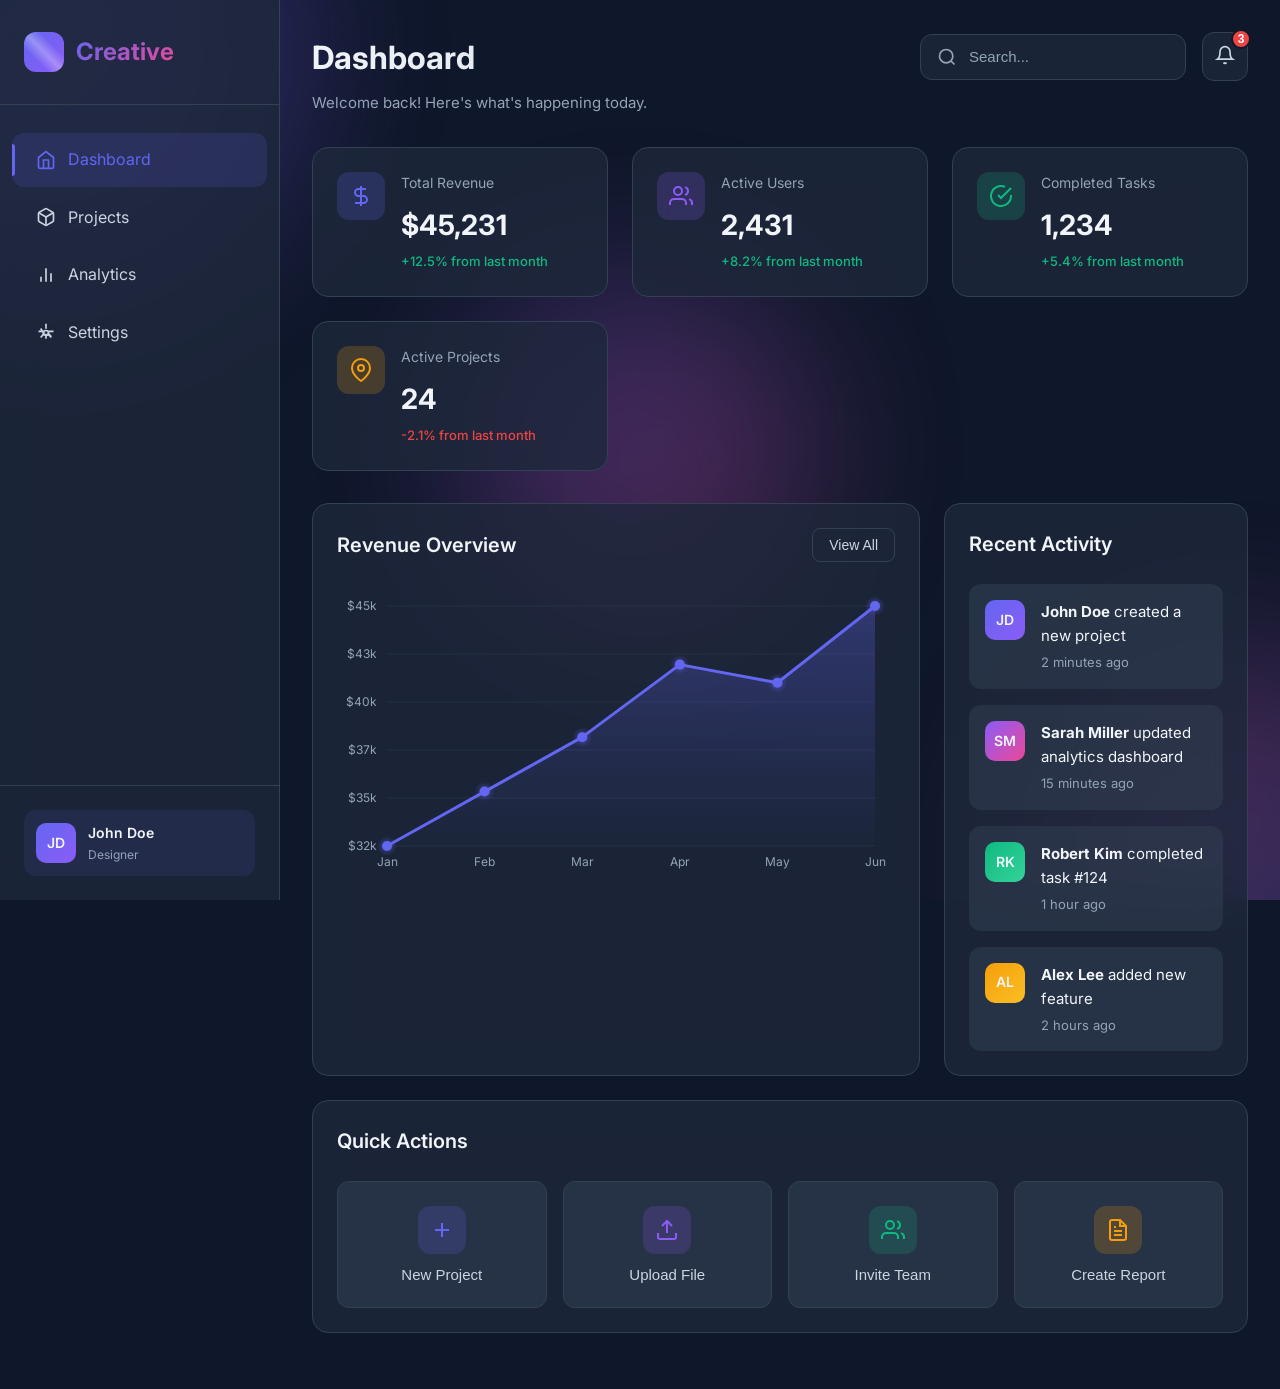
<file: index.html>
<!DOCTYPE html>
<html lang="en">
<head>
    <meta charset="UTF-8">
    <meta name="viewport" content="width=device-width, initial-scale=1.0">
    <title>Creative Dashboard</title>
    <link rel="stylesheet" href="styles.css">
    <link rel="preconnect" href="https://fonts.googleapis.com">
    <link rel="preconnect" href="https://fonts.gstatic.com" crossorigin>
    <link href="https://fonts.googleapis.com/css2?family=Inter:wght@300;400;500;600;700&display=swap" rel="stylesheet">
</head>
<body>
    <div class="app-container">
        <!-- Animated Background -->
        <div class="animated-background">
            <div class="gradient-orb orb-1"></div>
            <div class="gradient-orb orb-2"></div>
            <div class="gradient-orb orb-3"></div>
        </div>

        <!-- Sidebar Navigation -->
        <aside class="sidebar">
            <div class="sidebar-header">
                <div class="logo">
                    <div class="logo-icon"></div>
                    <span class="logo-text">Creative</span>
                </div>
            </div>
            <nav class="sidebar-nav">
                <a href="#" class="nav-item active" data-section="dashboard">
                    <svg class="nav-icon" viewBox="0 0 24 24" fill="none" stroke="currentColor">
                        <path d="M3 9l9-7 9 7v11a2 2 0 0 1-2 2H5a2 2 0 0 1-2-2z"></path>
                        <polyline points="9 22 9 12 15 12 15 22"></polyline>
                    </svg>
                    <span>Dashboard</span>
                </a>
                <a href="#" class="nav-item" data-section="projects">
                    <svg class="nav-icon" viewBox="0 0 24 24" fill="none" stroke="currentColor">
                        <path d="M21 16V8a2 2 0 0 0-1-1.73l-7-4a2 2 0 0 0-2 0l-7 4A2 2 0 0 0 3 8v8a2 2 0 0 0 1 1.73l7 4a2 2 0 0 0 2 0l7-4A2 2 0 0 0 21 16z"></path>
                        <polyline points="3.27 6.96 12 12.01 20.73 6.96"></polyline>
                        <line x1="12" y1="22.08" x2="12" y2="12"></line>
                    </svg>
                    <span>Projects</span>
                </a>
                <a href="#" class="nav-item" data-section="analytics">
                    <svg class="nav-icon" viewBox="0 0 24 24" fill="none" stroke="currentColor">
                        <line x1="18" y1="20" x2="18" y2="10"></line>
                        <line x1="12" y1="20" x2="12" y2="4"></line>
                        <line x1="6" y1="20" x2="6" y2="14"></line>
                    </svg>
                    <span>Analytics</span>
                </a>
                <a href="#" class="nav-item" data-section="settings">
                    <svg class="nav-icon" viewBox="0 0 24 24" fill="none" stroke="currentColor">
                        <circle cx="12" cy="12" r="3"></circle>
                        <path d="M12 1v6m0 6v6m9-9h-6m-6 0H3m15.364 6.364l-4.243-4.243m-4.242 0L5.636 17.364m12.728 0l-4.243-4.243m-4.242 0L5.636 6.636"></path>
                    </svg>
                    <span>Settings</span>
                </a>
            </nav>
            <div class="sidebar-footer">
                <div class="user-profile">
                    <div class="user-avatar">
                        <div class="avatar-initial">JD</div>
                    </div>
                    <div class="user-info">
                        <div class="user-name">John Doe</div>
                        <div class="user-role">Designer</div>
                    </div>
                </div>
            </div>
        </aside>

        <!-- Main Content -->
        <main class="main-content">
            <!-- Header -->
            <header class="header">
                <div class="header-left">
                    <h1 class="page-title">Dashboard</h1>
                    <p class="page-subtitle">Welcome back! Here's what's happening today.</p>
                </div>
                <div class="header-right">
                    <div class="search-box">
                        <svg class="search-icon" viewBox="0 0 24 24" fill="none" stroke="currentColor">
                            <circle cx="11" cy="11" r="8"></circle>
                            <path d="m21 21-4.35-4.35"></path>
                        </svg>
                        <input type="text" placeholder="Search..." class="search-input">
                    </div>
                    <button class="notification-btn">
                        <svg viewBox="0 0 24 24" fill="none" stroke="currentColor">
                            <path d="M18 8A6 6 0 0 0 6 8c0 7-3 9-3 9h18s-3-2-3-9"></path>
                            <path d="M13.73 21a2 2 0 0 1-3.46 0"></path>
                        </svg>
                        <span class="notification-badge">3</span>
                    </button>
                </div>
            </header>

            <!-- Stats Cards -->
            <div class="stats-grid">
                <div class="stat-card">
                    <div class="stat-icon stat-icon-blue">
                        <svg viewBox="0 0 24 24" fill="none" stroke="currentColor">
                            <path d="M12 2v20M17 5H9.5a3.5 3.5 0 0 0 0 7h5a3.5 3.5 0 0 1 0 7H6"></path>
                        </svg>
                    </div>
                    <div class="stat-content">
                        <div class="stat-label">Total Revenue</div>
                        <div class="stat-value">$45,231</div>
                        <div class="stat-change positive">+12.5% from last month</div>
                    </div>
                </div>
                <div class="stat-card">
                    <div class="stat-icon stat-icon-purple">
                        <svg viewBox="0 0 24 24" fill="none" stroke="currentColor">
                            <path d="M17 21v-2a4 4 0 0 0-4-4H5a4 4 0 0 0-4 4v2"></path>
                            <circle cx="9" cy="7" r="4"></circle>
                            <path d="M23 21v-2a4 4 0 0 0-3-3.87"></path>
                            <path d="M16 3.13a4 4 0 0 1 0 7.75"></path>
                        </svg>
                    </div>
                    <div class="stat-content">
                        <div class="stat-label">Active Users</div>
                        <div class="stat-value">2,431</div>
                        <div class="stat-change positive">+8.2% from last month</div>
                    </div>
                </div>
                <div class="stat-card">
                    <div class="stat-icon stat-icon-green">
                        <svg viewBox="0 0 24 24" fill="none" stroke="currentColor">
                            <path d="M22 11.08V12a10 10 0 1 1-5.93-9.14"></path>
                            <polyline points="22 4 12 14.01 9 11.01"></polyline>
                        </svg>
                    </div>
                    <div class="stat-content">
                        <div class="stat-label">Completed Tasks</div>
                        <div class="stat-value">1,234</div>
                        <div class="stat-change positive">+5.4% from last month</div>
                    </div>
                </div>
                <div class="stat-card">
                    <div class="stat-icon stat-icon-orange">
                        <svg viewBox="0 0 24 24" fill="none" stroke="currentColor">
                            <path d="M21 10c0 7-9 13-9 13s-9-6-9-13a9 9 0 0 1 18 0z"></path>
                            <circle cx="12" cy="10" r="3"></circle>
                        </svg>
                    </div>
                    <div class="stat-content">
                        <div class="stat-label">Active Projects</div>
                        <div class="stat-value">24</div>
                        <div class="stat-change negative">-2.1% from last month</div>
                    </div>
                </div>
            </div>

            <!-- Content Grid -->
            <div class="content-grid">
                <!-- Chart Section -->
                <div class="card chart-card">
                    <div class="card-header">
                        <h2 class="card-title">Revenue Overview</h2>
                        <div class="card-actions">
                            <button class="action-btn">View All</button>
                        </div>
                    </div>
                    <div class="chart-container">
                        <canvas id="revenueChart"></canvas>
                    </div>
                </div>

                <!-- Recent Activity -->
                <div class="card activity-card">
                    <div class="card-header">
                        <h2 class="card-title">Recent Activity</h2>
                    </div>
                    <div class="activity-list">
                        <div class="activity-item">
                            <div class="activity-avatar activity-avatar-blue">JD</div>
                            <div class="activity-content">
                                <div class="activity-text">
                                    <strong>John Doe</strong> created a new project
                                </div>
                                <div class="activity-time">2 minutes ago</div>
                            </div>
                        </div>
                        <div class="activity-item">
                            <div class="activity-avatar activity-avatar-purple">SM</div>
                            <div class="activity-content">
                                <div class="activity-text">
                                    <strong>Sarah Miller</strong> updated analytics dashboard
                                </div>
                                <div class="activity-time">15 minutes ago</div>
                            </div>
                        </div>
                        <div class="activity-item">
                            <div class="activity-avatar activity-avatar-green">RK</div>
                            <div class="activity-content">
                                <div class="activity-text">
                                    <strong>Robert Kim</strong> completed task #124
                                </div>
                                <div class="activity-time">1 hour ago</div>
                            </div>
                        </div>
                        <div class="activity-item">
                            <div class="activity-avatar activity-avatar-orange">AL</div>
                            <div class="activity-content">
                                <div class="activity-text">
                                    <strong>Alex Lee</strong> added new feature
                                </div>
                                <div class="activity-time">2 hours ago</div>
                            </div>
                        </div>
                    </div>
                </div>

                <!-- Quick Actions -->
                <div class="card quick-actions-card">
                    <div class="card-header">
                        <h2 class="card-title">Quick Actions</h2>
                    </div>
                    <div class="quick-actions-grid">
                        <button class="quick-action-btn">
                            <div class="quick-action-icon quick-action-blue">
                                <svg viewBox="0 0 24 24" fill="none" stroke="currentColor">
                                    <line x1="12" y1="5" x2="12" y2="19"></line>
                                    <line x1="5" y1="12" x2="19" y2="12"></line>
                                </svg>
                            </div>
                            <span>New Project</span>
                        </button>
                        <button class="quick-action-btn">
                            <div class="quick-action-icon quick-action-purple">
                                <svg viewBox="0 0 24 24" fill="none" stroke="currentColor">
                                    <path d="M21 15v4a2 2 0 0 1-2 2H5a2 2 0 0 1-2-2v-4"></path>
                                    <polyline points="17 8 12 3 7 8"></polyline>
                                    <line x1="12" y1="3" x2="12" y2="15"></line>
                                </svg>
                            </div>
                            <span>Upload File</span>
                        </button>
                        <button class="quick-action-btn">
                            <div class="quick-action-icon quick-action-green">
                                <svg viewBox="0 0 24 24" fill="none" stroke="currentColor">
                                    <path d="M17 21v-2a4 4 0 0 0-4-4H5a4 4 0 0 0-4 4v2"></path>
                                    <circle cx="9" cy="7" r="4"></circle>
                                    <path d="M23 21v-2a4 4 0 0 0-3-3.87"></path>
                                    <path d="M16 3.13a4 4 0 0 1 0 7.75"></path>
                                </svg>
                            </div>
                            <span>Invite Team</span>
                        </button>
                        <button class="quick-action-btn">
                            <div class="quick-action-icon quick-action-orange">
                                <svg viewBox="0 0 24 24" fill="none" stroke="currentColor">
                                    <path d="M14 2H6a2 2 0 0 0-2 2v16a2 2 0 0 0 2 2h12a2 2 0 0 0 2-2V8z"></path>
                                    <polyline points="14 2 14 8 20 8"></polyline>
                                    <line x1="16" y1="13" x2="8" y2="13"></line>
                                    <line x1="16" y1="17" x2="8" y2="17"></line>
                                    <polyline points="10 9 9 9 8 9"></polyline>
                                </svg>
                            </div>
                            <span>Create Report</span>
                        </button>
                    </div>
                </div>
            </div>
        </main>
    </div>

    <script src="script.js"></script>
</body>
</html>
</file>
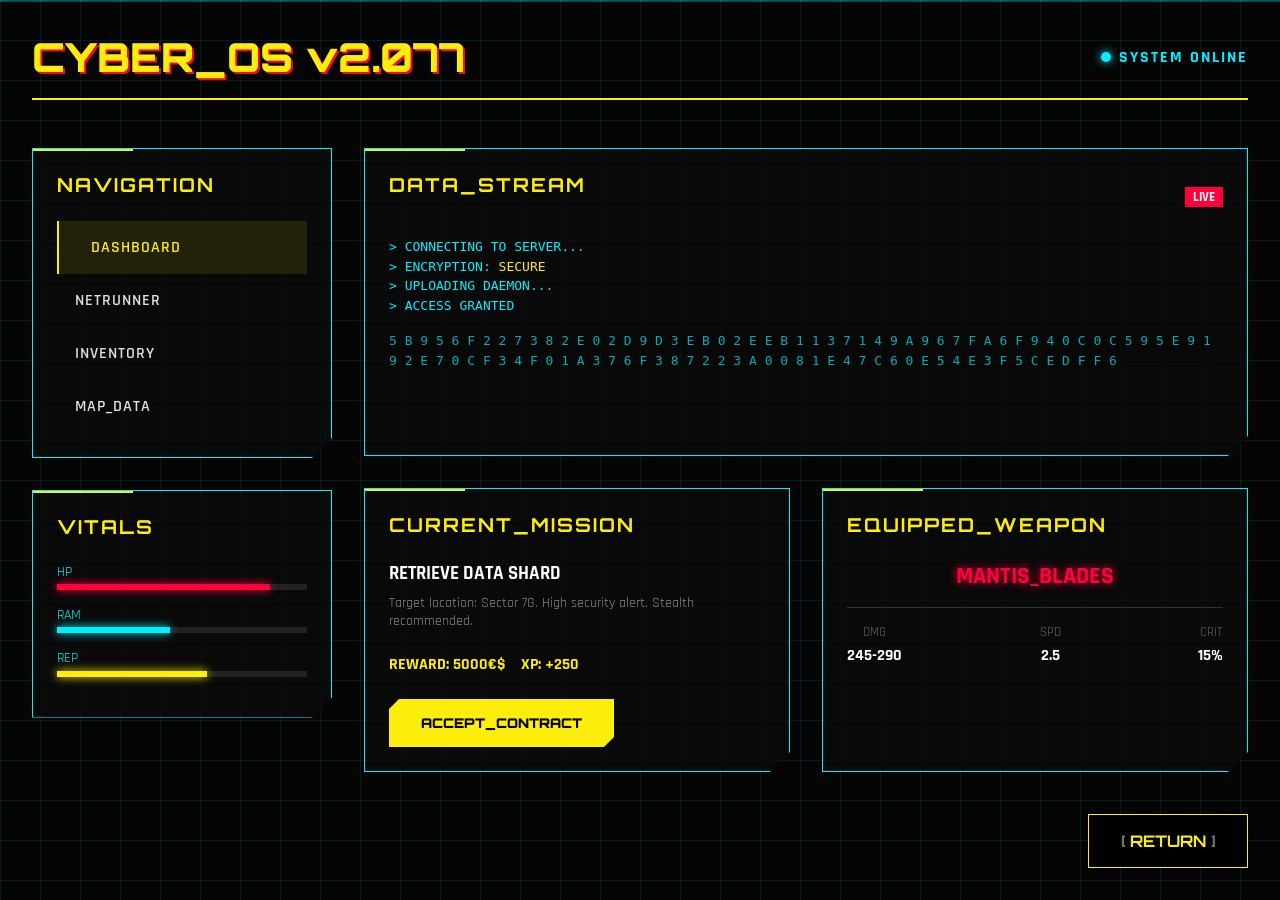
<file: cyberpunk.html>
<!DOCTYPE html>
<html lang="en">
<head>
    <meta charset="UTF-8">
    <meta name="viewport" content="width=device-width, initial-scale=1.0">
    <title>Cyberpunk Interface</title>
    <link rel="stylesheet" href="cyberpunk.css">
    <link rel="preconnect" href="https://fonts.googleapis.com">
    <link rel="preconnect" href="https://fonts.gstatic.com" crossorigin>
    <link href="https://fonts.googleapis.com/css2?family=Orbitron:wght@400;500;700;900&family=Rajdhani:wght@300;500;700&display=swap" rel="stylesheet">
</head>
<body>
    <div class="scan-line"></div>
    <div class="cyber-container">
        <header class="cyber-header">
            <div class="cyber-logo" data-text="CYBER_OS">CYBER_OS v2.077</div>
            <div class="system-status">
                <span class="status-dot"></span>
                SYSTEM ONLINE
            </div>
        </header>

        <div class="main-grid">
            <aside class="cyber-sidebar">
                <div class="cyber-box">
                    <h3>NAVIGATION</h3>
                    <ul class="cyber-nav">
                        <li class="active" data-text="DASHBOARD">DASHBOARD</li>
                        <li data-text="NETRUNNER">NETRUNNER</li>
                        <li data-text="INVENTORY">INVENTORY</li>
                        <li data-text="MAP">MAP_DATA</li>
                    </ul>
                </div>

                <div class="cyber-box status-box">
                    <h3>VITALS</h3>
                    <div class="stat-bar">
                        <div class="stat-label">HP</div>
                        <div class="bar-bg"><div class="bar-fill hp-fill"></div></div>
                    </div>
                    <div class="stat-bar">
                        <div class="stat-label">RAM</div>
                        <div class="bar-bg"><div class="bar-fill ram-fill"></div></div>
                    </div>
                    <div class="stat-bar">
                        <div class="stat-label">REP</div>
                        <div class="bar-bg"><div class="bar-fill rep-fill"></div></div>
                    </div>
                </div>
            </aside>

            <main class="cyber-content">
                <div class="cyber-box data-stream">
                    <div class="stream-header">
                        <h3>DATA_STREAM</h3>
                        <span class="live-badge">LIVE</span>
                    </div>
                    <div class="stream-content">
                        <div class="stream-line">> CONNECTING TO SERVER...</div>
                        <div class="stream-line">> ENCRYPTION: <span class="secure">SECURE</span></div>
                        <div class="stream-line">> UPLOADING DAEMON...</div>
                        <div class="stream-line">> ACCESS GRANTED</div>
                        <div class="hex-grid" id="hexGrid"></div>
                    </div>
                </div>

                <div class="grid-2-col">
                    <div class="cyber-box mission-box">
                        <h3>CURRENT_MISSION</h3>
                        <div class="mission-details">
                            <h4>RETRIEVE DATA SHARD</h4>
                            <p>Target location: Sector 7G. High security alert. Stealth recommended.</p>
                            <div class="mission-rewards">
                                <span>REWARD: 5000€$</span>
                                <span>XP: +250</span>
                            </div>
                            <button class="cyber-btn">ACCEPT_CONTRACT</button>
                        </div>
                    </div>

                    <div class="cyber-box weapons-box">
                        <h3>EQUIPPED_WEAPON</h3>
                        <div class="weapon-display">
                            <div class="weapon-name">MANTIS_BLADES</div>
                            <div class="weapon-stats">
                                <div class="w-stat">
                                    <span>DMG</span>
                                    <span>245-290</span>
                                </div>
                                <div class="w-stat">
                                    <span>SPD</span>
                                    <span>2.5</span>
                                </div>
                                <div class="w-stat">
                                    <span>CRIT</span>
                                    <span>15%</span>
                                </div>
                            </div>
                        </div>
                    </div>
                </div>
            </main>
        </div>
    </div>

    <a href="gallery.html" class="back-link">
        <span class="bracket">[</span> RETURN <span class="bracket">]</span>
    </a>

    <script>
        // Matrix rain effect for hex grid
        const hexGrid = document.getElementById('hexGrid');
        const chars = '0123456789ABCDEF';
        
        function updateHex() {
            let content = '';
            for(let i=0; i<100; i++) {
                content += chars[Math.floor(Math.random() * chars.length)] + ' ';
            }
            hexGrid.innerText = content;
        }
        
        setInterval(updateHex, 100);

        // Glitch effect on hover
        document.querySelectorAll('.cyber-btn, .cyber-nav li').forEach(el => {
            el.addEventListener('mouseover', () => {
                el.style.transform = `translate(${Math.random()*2-1}px, ${Math.random()*2-1}px)`;
                setTimeout(() => el.style.transform = 'none', 200);
            });
        });
    </script>
</body>
</html>
</file>
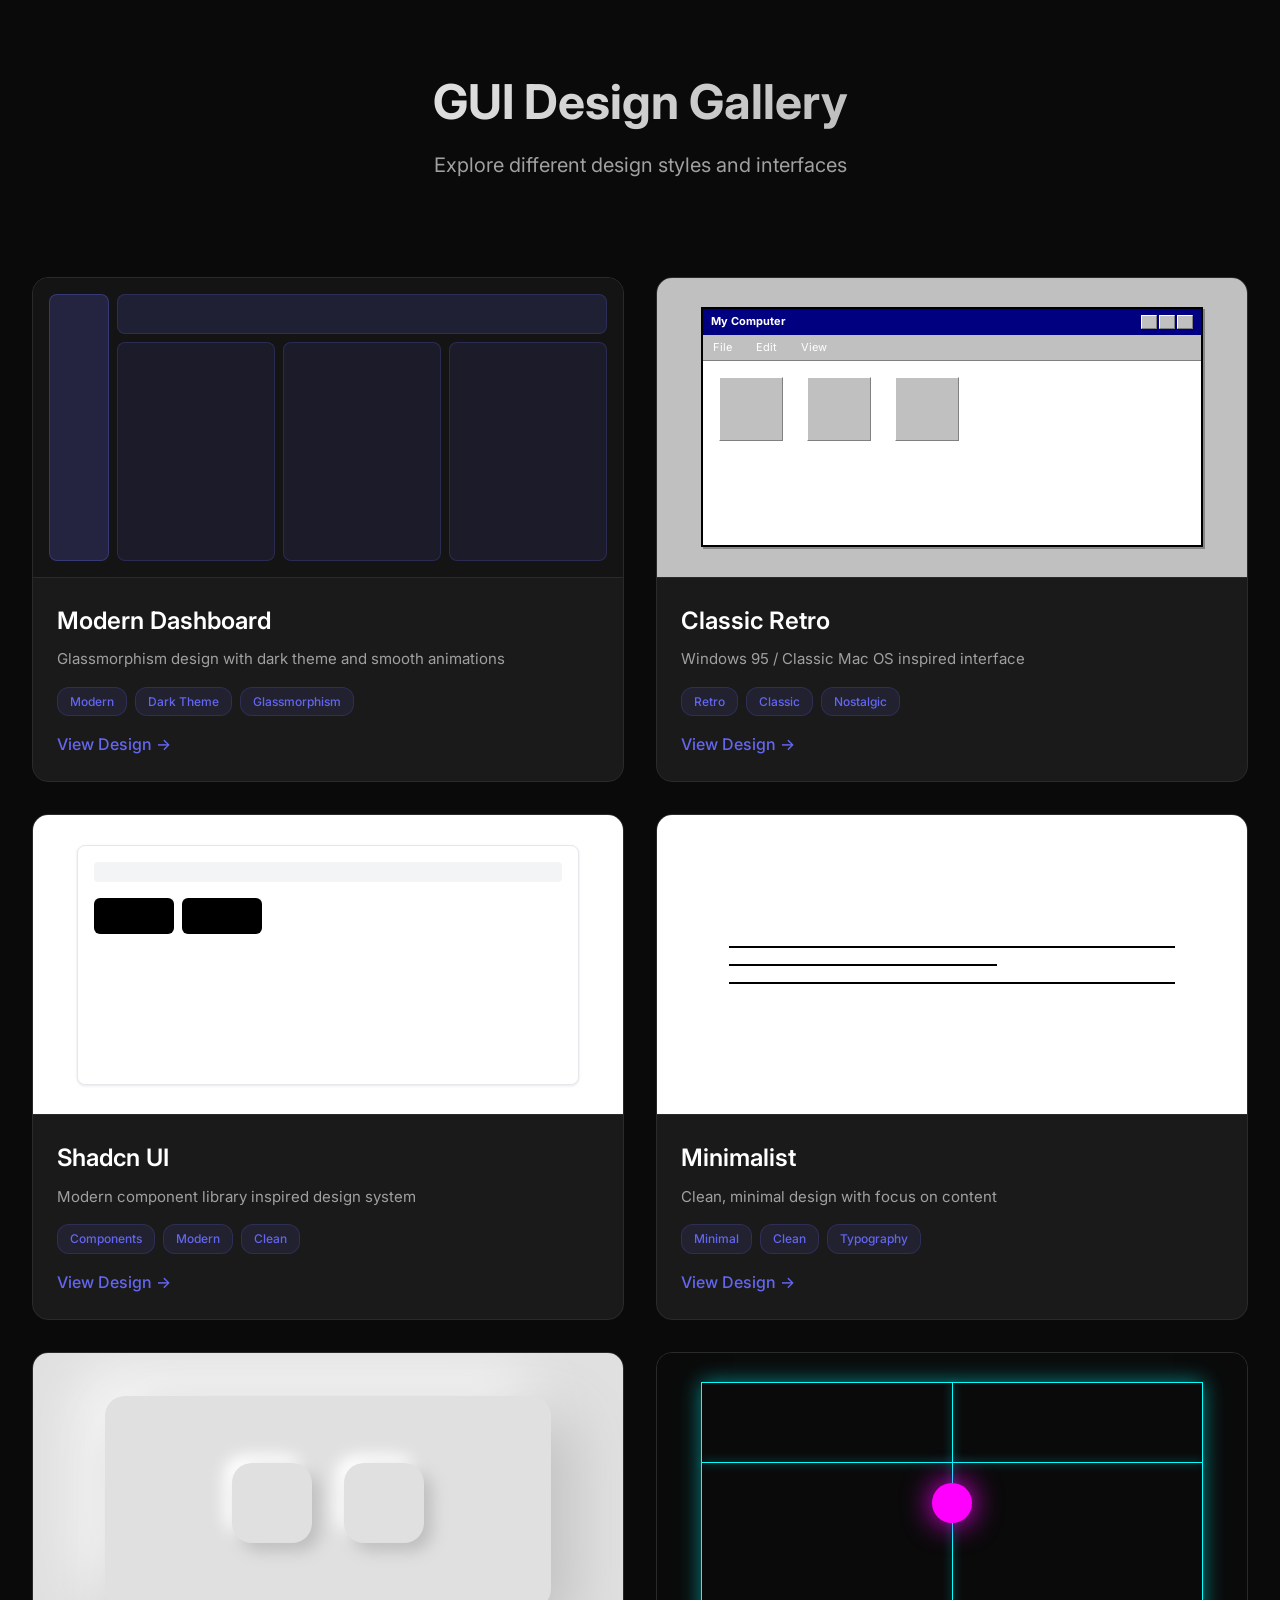
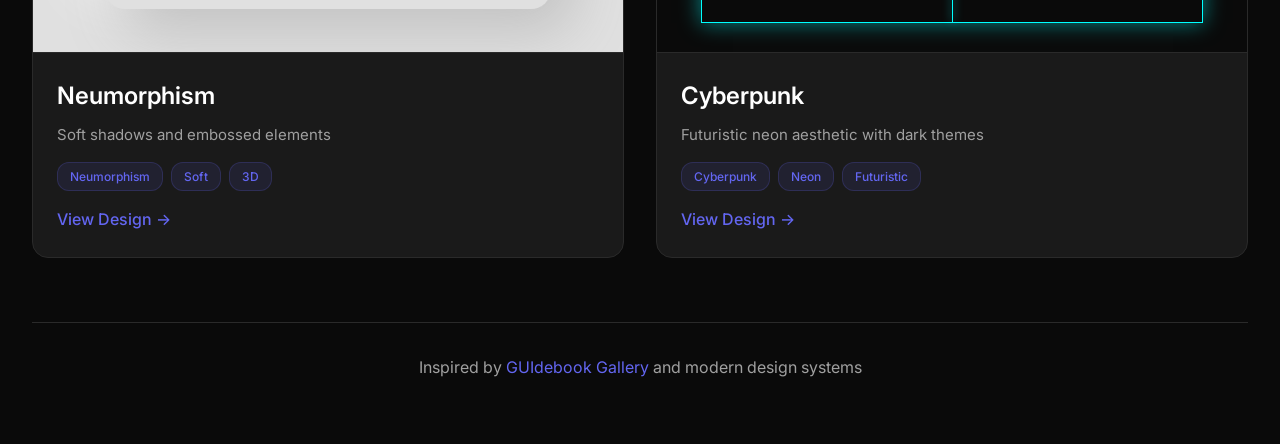
<file: gallery.html>
<!DOCTYPE html>
<html lang="en">
<head>
    <meta charset="UTF-8">
    <meta name="viewport" content="width=device-width, initial-scale=1.0">
    <title>GUI Design Gallery</title>
    <link rel="stylesheet" href="gallery.css">
    <link rel="preconnect" href="https://fonts.googleapis.com">
    <link rel="preconnect" href="https://fonts.gstatic.com" crossorigin>
    <link href="https://fonts.googleapis.com/css2?family=Inter:wght@300;400;500;600;700&display=swap" rel="stylesheet">
</head>
<body>
    <div class="gallery-container">
        <header class="gallery-header">
            <h1 class="gallery-title">GUI Design Gallery</h1>
            <p class="gallery-subtitle">Explore different design styles and interfaces</p>
        </header>

        <div class="gui-grid">
            <!-- Modern Dashboard -->
            <div class="gui-card" data-gui="modern">
                <div class="gui-preview modern-preview">
                    <div class="preview-content">
                        <div class="preview-sidebar"></div>
                        <div class="preview-main">
                            <div class="preview-header"></div>
                            <div class="preview-stats">
                                <div class="preview-stat"></div>
                                <div class="preview-stat"></div>
                                <div class="preview-stat"></div>
                            </div>
                        </div>
                    </div>
                </div>
                <div class="gui-info">
                    <h3 class="gui-name">Modern Dashboard</h3>
                    <p class="gui-description">Glassmorphism design with dark theme and smooth animations</p>
                    <div class="gui-tags">
                        <span class="tag">Modern</span>
                        <span class="tag">Dark Theme</span>
                        <span class="tag">Glassmorphism</span>
                    </div>
                    <a href="index.html" class="gui-link">View Design →</a>
                </div>
            </div>

            <!-- Classic Retro GUI -->
            <div class="gui-card" data-gui="retro">
                <div class="gui-preview retro-preview">
                    <div class="preview-content">
                        <div class="retro-window">
                            <div class="retro-titlebar">
                                <div class="retro-title">My Computer</div>
                                <div class="retro-buttons">
                                    <span class="retro-btn"></span>
                                    <span class="retro-btn"></span>
                                    <span class="retro-btn"></span>
                                </div>
                            </div>
                            <div class="retro-menu">
                                <span class="retro-menu-item">File</span>
                                <span class="retro-menu-item">Edit</span>
                                <span class="retro-menu-item">View</span>
                            </div>
                            <div class="retro-content">
                                <div class="retro-icon"></div>
                                <div class="retro-icon"></div>
                                <div class="retro-icon"></div>
                            </div>
                        </div>
                    </div>
                </div>
                <div class="gui-info">
                    <h3 class="gui-name">Classic Retro</h3>
                    <p class="gui-description">Windows 95 / Classic Mac OS inspired interface</p>
                    <div class="gui-tags">
                        <span class="tag">Retro</span>
                        <span class="tag">Classic</span>
                        <span class="tag">Nostalgic</span>
                    </div>
                    <a href="retro.html" class="gui-link">View Design →</a>
                </div>
            </div>

            <!-- Shadcn UI Inspired -->
            <div class="gui-card" data-gui="shadcn">
                <div class="gui-preview shadcn-preview">
                    <div class="preview-content">
                        <div class="shadcn-card">
                            <div class="shadcn-header"></div>
                            <div class="shadcn-body">
                                <div class="shadcn-button"></div>
                                <div class="shadcn-button"></div>
                            </div>
                        </div>
                    </div>
                </div>
                <div class="gui-info">
                    <h3 class="gui-name">Shadcn UI</h3>
                    <p class="gui-description">Modern component library inspired design system</p>
                    <div class="gui-tags">
                        <span class="tag">Components</span>
                        <span class="tag">Modern</span>
                        <span class="tag">Clean</span>
                    </div>
                    <a href="shadcn.html" class="gui-link">View Design →</a>
                </div>
            </div>

            <!-- Minimalist Design -->
            <div class="gui-card" data-gui="minimal">
                <div class="gui-preview minimal-preview">
                    <div class="preview-content">
                        <div class="minimal-layout">
                            <div class="minimal-line"></div>
                            <div class="minimal-line short"></div>
                            <div class="minimal-line"></div>
                        </div>
                    </div>
                </div>
                <div class="gui-info">
                    <h3 class="gui-name">Minimalist</h3>
                    <p class="gui-description">Clean, minimal design with focus on content</p>
                    <div class="gui-tags">
                        <span class="tag">Minimal</span>
                        <span class="tag">Clean</span>
                        <span class="tag">Typography</span>
                    </div>
                    <a href="minimal.html" class="gui-link">View Design →</a>
                </div>
            </div>

            <!-- Neumorphism Design -->
            <div class="gui-card" data-gui="neomorphic">
                <div class="gui-preview neomorphic-preview">
                    <div class="preview-content">
                        <div class="neo-card">
                            <div class="neo-button"></div>
                            <div class="neo-button"></div>
                        </div>
                    </div>
                </div>
                <div class="gui-info">
                    <h3 class="gui-name">Neumorphism</h3>
                    <p class="gui-description">Soft shadows and embossed elements</p>
                    <div class="gui-tags">
                        <span class="tag">Neumorphism</span>
                        <span class="tag">Soft</span>
                        <span class="tag">3D</span>
                    </div>
                    <a href="neomorphic.html" class="gui-link">View Design →</a>
                </div>
            </div>

            <!-- Cyberpunk Design -->
            <div class="gui-card" data-gui="cyberpunk">
                <div class="gui-preview cyberpunk-preview">
                    <div class="preview-content">
                        <div class="cyber-grid">
                            <div class="cyber-line"></div>
                            <div class="cyber-line"></div>
                            <div class="cyber-glow"></div>
                        </div>
                    </div>
                </div>
                <div class="gui-info">
                    <h3 class="gui-name">Cyberpunk</h3>
                    <p class="gui-description">Futuristic neon aesthetic with dark themes</p>
                    <div class="gui-tags">
                        <span class="tag">Cyberpunk</span>
                        <span class="tag">Neon</span>
                        <span class="tag">Futuristic</span>
                    </div>
                    <a href="cyberpunk.html" class="gui-link">View Design →</a>
                </div>
            </div>
        </div>

        <footer class="gallery-footer">
            <p>Inspired by <a href="https://guidebookgallery.org/" target="_blank">GUIdebook Gallery</a> and modern design systems</p>
        </footer>
    </div>

    <script src="gallery.js"></script>
</body>
</html>
</file>
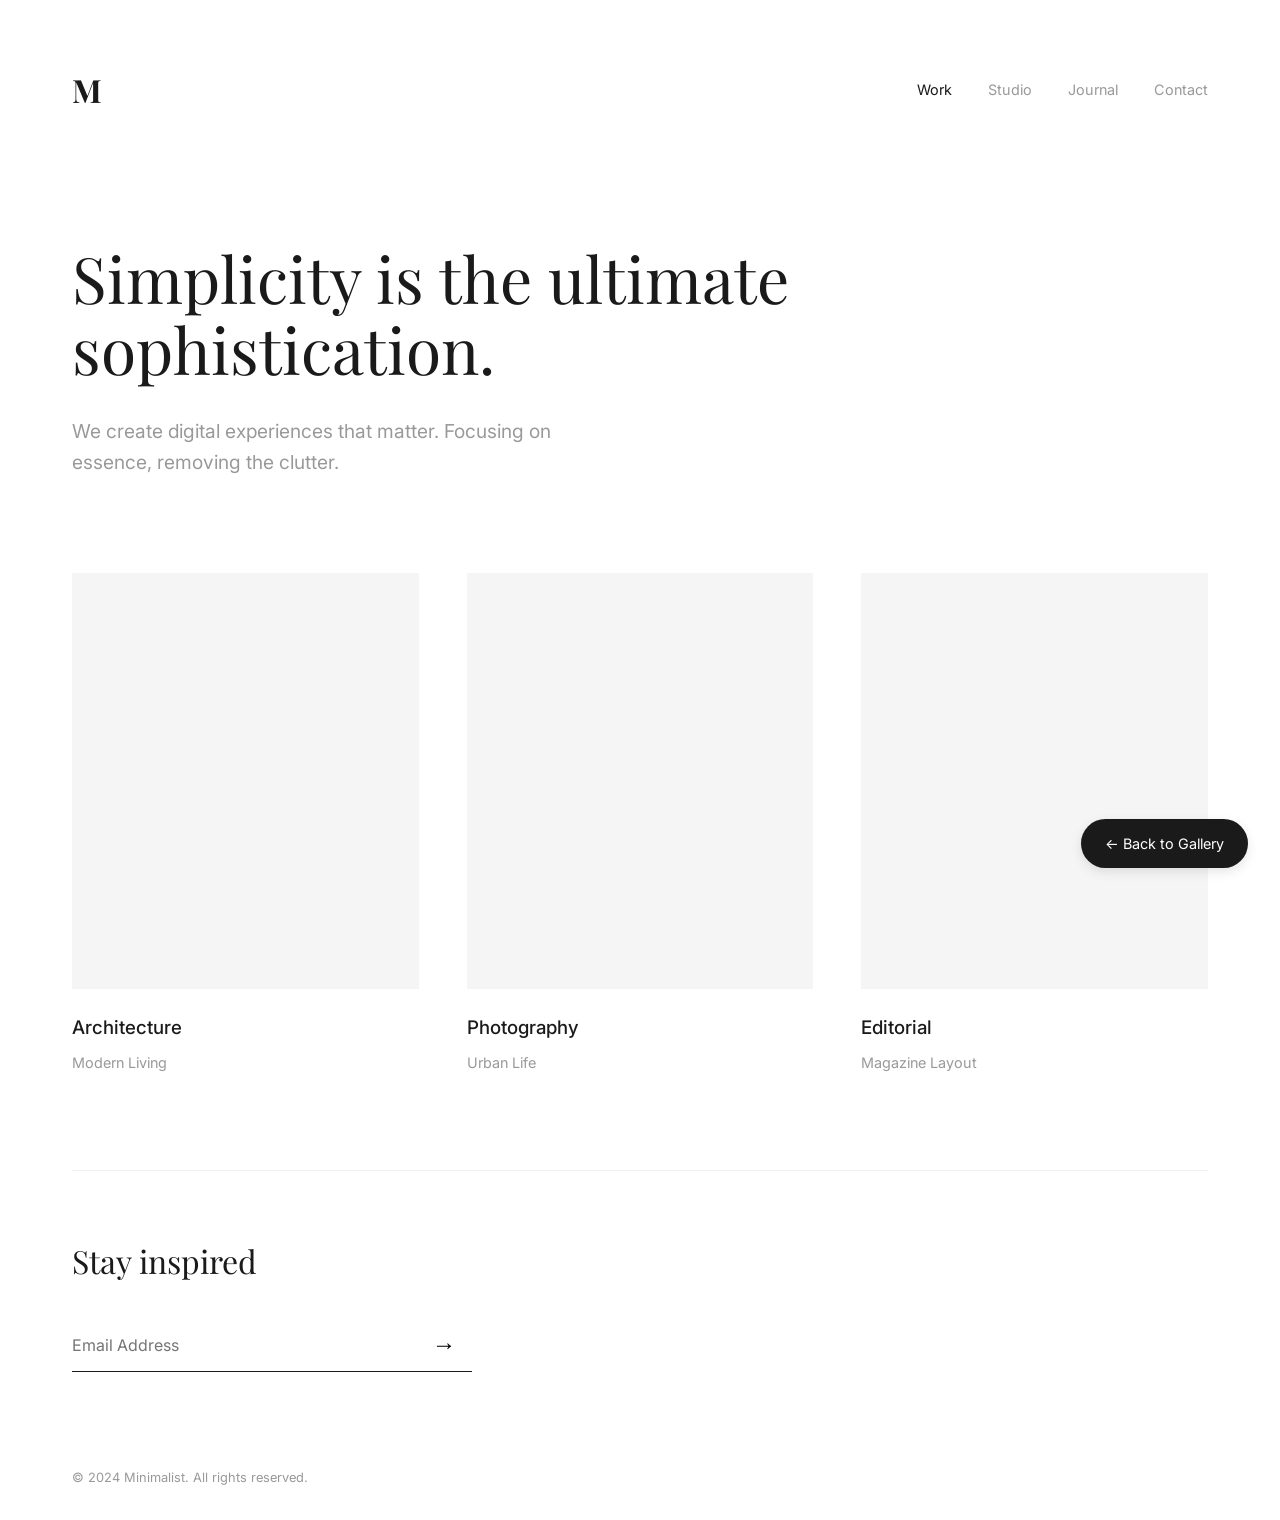
<file: minimal.html>
<!DOCTYPE html>
<html lang="en">
<head>
    <meta charset="UTF-8">
    <meta name="viewport" content="width=device-width, initial-scale=1.0">
    <title>Minimalist Design</title>
    <link rel="stylesheet" href="minimal.css">
    <link rel="preconnect" href="https://fonts.googleapis.com">
    <link rel="preconnect" href="https://fonts.gstatic.com" crossorigin>
    <link href="https://fonts.googleapis.com/css2?family=Inter:wght@300;400;500&family=Playfair+Display:wght@400;700&display=swap" rel="stylesheet">
</head>
<body>
    <div class="minimal-container">
        <header class="minimal-header">
            <div class="logo">M</div>
            <nav class="minimal-nav">
                <a href="#" class="active">Work</a>
                <a href="#">Studio</a>
                <a href="#">Journal</a>
                <a href="#">Contact</a>
            </nav>
        </header>

        <main class="minimal-main">
            <section class="hero">
                <h1 class="hero-title">Simplicity is the ultimate sophistication.</h1>
                <p class="hero-text">We create digital experiences that matter. Focusing on essence, removing the clutter.</p>
            </section>

            <section class="gallery-grid">
                <div class="grid-item">
                    <div class="image-placeholder"></div>
                    <div class="item-info">
                        <h3>Architecture</h3>
                        <p>Modern Living</p>
                    </div>
                </div>
                <div class="grid-item">
                    <div class="image-placeholder"></div>
                    <div class="item-info">
                        <h3>Photography</h3>
                        <p>Urban Life</p>
                    </div>
                </div>
                <div class="grid-item">
                    <div class="image-placeholder"></div>
                    <div class="item-info">
                        <h3>Editorial</h3>
                        <p>Magazine Layout</p>
                    </div>
                </div>
            </section>

            <section class="newsletter">
                <h2>Stay inspired</h2>
                <form class="minimal-form">
                    <input type="email" placeholder="Email Address" required>
                    <button type="submit">→</button>
                </form>
            </section>
        </main>

        <footer class="minimal-footer">
            <p>&copy; 2024 Minimalist. All rights reserved.</p>
        </footer>
    </div>

    <a href="gallery.html" class="back-link">← Back to Gallery</a>
</body>
</html>
</file>
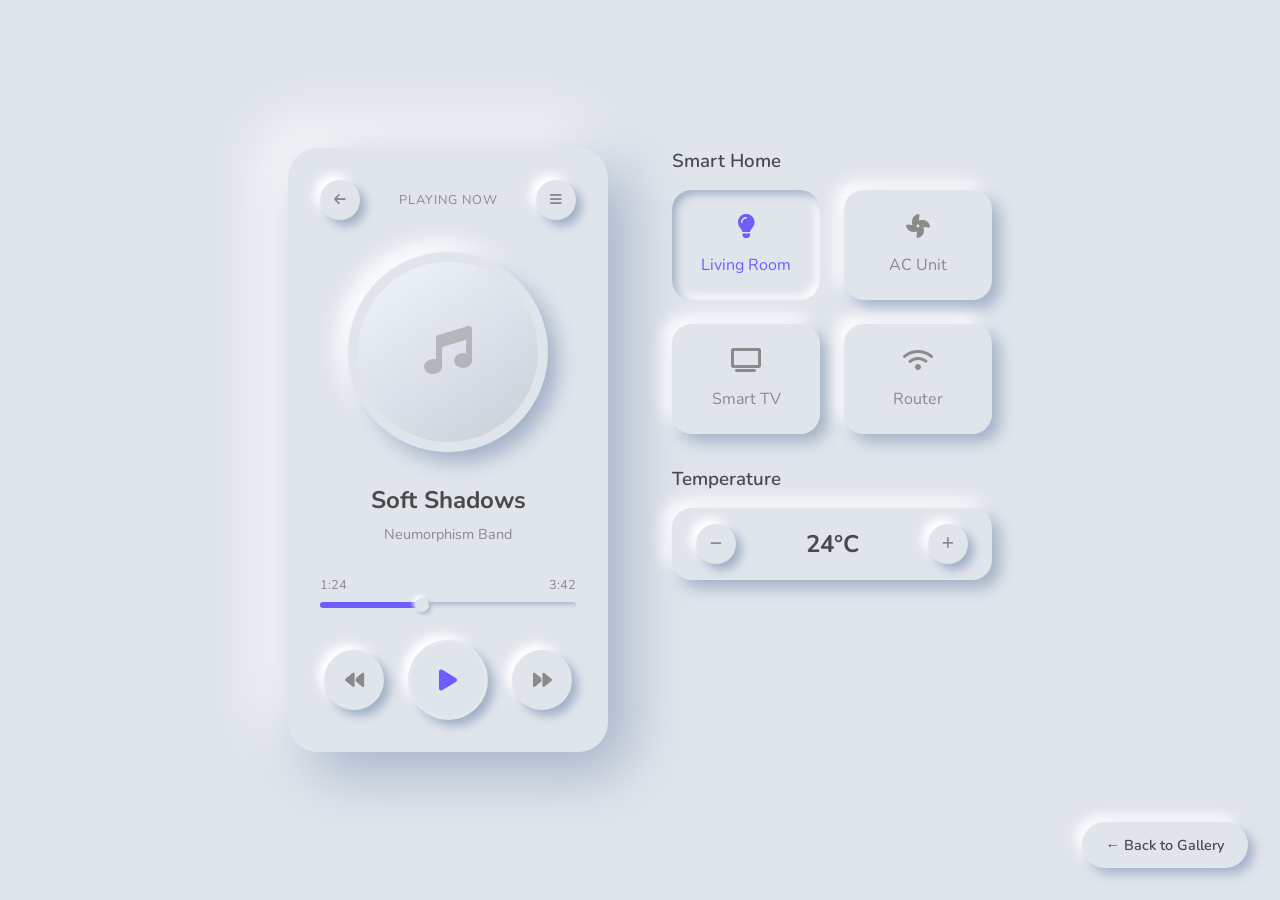
<file: neomorphic.html>
<!DOCTYPE html>
<html lang="en">
<head>
    <meta charset="UTF-8">
    <meta name="viewport" content="width=device-width, initial-scale=1.0">
    <title>Neomorphism Design</title>
    <link rel="stylesheet" href="neomorphic.css">
    <link rel="preconnect" href="https://fonts.googleapis.com">
    <link rel="preconnect" href="https://fonts.gstatic.com" crossorigin>
    <link href="https://fonts.googleapis.com/css2?family=Nunito:wght@400;600;700&display=swap" rel="stylesheet">
    <link rel="stylesheet" href="https://cdnjs.cloudflare.com/ajax/libs/font-awesome/6.0.0/css/all.min.css">
</head>
<body>
    <div class="neo-container">
        <div class="neo-music-player">
            <div class="player-header">
                <button class="neo-btn small"><i class="fas fa-arrow-left"></i></button>
                <span>PLAYING NOW</span>
                <button class="neo-btn small"><i class="fas fa-bars"></i></button>
            </div>
            
            <div class="album-art">
                <div class="art-inner">
                    <div class="art-placeholder">
                        <i class="fas fa-music"></i>
                    </div>
                </div>
            </div>

            <div class="song-info">
                <h2>Soft Shadows</h2>
                <p>Neumorphism Band</p>
            </div>

            <div class="progress-area">
                <div class="time">
                    <span>1:24</span>
                    <span>3:42</span>
                </div>
                <div class="progress-bar">
                    <div class="progress-fill"></div>
                    <div class="progress-handle"></div>
                </div>
            </div>

            <div class="controls">
                <button class="neo-btn medium"><i class="fas fa-backward"></i></button>
                <button class="neo-btn large play-btn"><i class="fas fa-play"></i></button>
                <button class="neo-btn medium"><i class="fas fa-forward"></i></button>
            </div>
        </div>

        <div class="neo-controls-panel">
            <div class="panel-section">
                <h3>Smart Home</h3>
                <div class="switch-grid">
                    <div class="switch-card active">
                        <i class="fas fa-lightbulb"></i>
                        <span>Living Room</span>
                    </div>
                    <div class="switch-card">
                        <i class="fas fa-fan"></i>
                        <span>AC Unit</span>
                    </div>
                    <div class="switch-card">
                        <i class="fas fa-tv"></i>
                        <span>Smart TV</span>
                    </div>
                    <div class="switch-card">
                        <i class="fas fa-wifi"></i>
                        <span>Router</span>
                    </div>
                </div>
            </div>

            <div class="panel-section">
                <h3>Temperature</h3>
                <div class="temp-control">
                    <button class="neo-btn small"><i class="fas fa-minus"></i></button>
                    <div class="temp-display">24°C</div>
                    <button class="neo-btn small"><i class="fas fa-plus"></i></button>
                </div>
            </div>
        </div>
    </div>

    <a href="gallery.html" class="back-link">← Back to Gallery</a>
    
    <script>
        // Simple interaction script
        document.querySelectorAll('.neo-btn, .switch-card').forEach(el => {
            el.addEventListener('click', () => {
                if(el.classList.contains('switch-card')) {
                    el.classList.toggle('active');
                } else {
                    el.classList.add('pressed');
                    setTimeout(() => el.classList.remove('pressed'), 150);
                }
            });
        });
    </script>
</body>
</html>
</file>
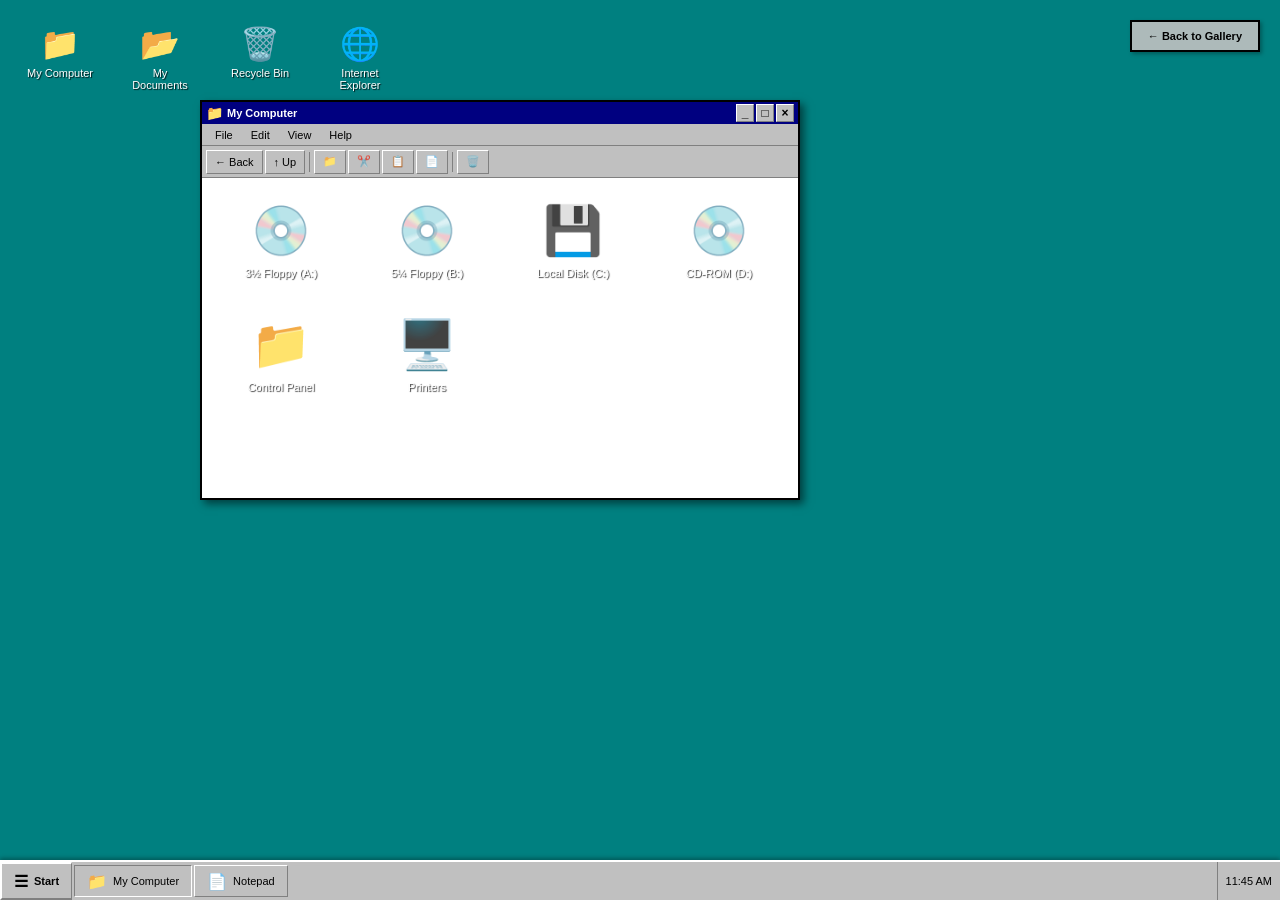
<file: retro.html>
<!DOCTYPE html>
<html lang="en">
<head>
    <meta charset="UTF-8">
    <meta name="viewport" content="width=device-width, initial-scale=1.0">
    <title>Classic Retro GUI - Windows 95 Style</title>
    <link rel="stylesheet" href="retro.css">
</head>
<body>
    <div class="retro-desktop">
        <!-- Taskbar -->
        <div class="taskbar">
            <button class="start-button">
                <span class="start-icon">☰</span>
                <span class="start-text">Start</span>
            </button>
            <div class="taskbar-tasks">
                <div class="taskbar-item active">
                    <span class="taskbar-icon">📁</span>
                    <span class="taskbar-text">My Computer</span>
                </div>
                <div class="taskbar-item">
                    <span class="taskbar-icon">📄</span>
                    <span class="taskbar-text">Notepad</span>
                </div>
            </div>
            <div class="taskbar-tray">
                <span class="tray-time">11:45 AM</span>
            </div>
        </div>

        <!-- Desktop Icons -->
        <div class="desktop-icons">
            <div class="desktop-icon">
                <div class="icon-image">📁</div>
                <div class="icon-label">My Computer</div>
            </div>
            <div class="desktop-icon">
                <div class="icon-image">📂</div>
                <div class="icon-label">My Documents</div>
            </div>
            <div class="desktop-icon">
                <div class="icon-image">🗑️</div>
                <div class="icon-label">Recycle Bin</div>
            </div>
            <div class="desktop-icon">
                <div class="icon-image">🌐</div>
                <div class="icon-label">Internet Explorer</div>
            </div>
        </div>

        <!-- Main Window -->
        <div class="window active" style="left: 200px; top: 100px; width: 600px; height: 400px;">
            <div class="window-titlebar">
                <div class="window-icon">📁</div>
                <div class="window-title">My Computer</div>
                <div class="window-controls">
                    <button class="window-btn minimize">_</button>
                    <button class="window-btn maximize">□</button>
                    <button class="window-btn close">×</button>
                </div>
            </div>
            <div class="window-menu">
                <div class="menu-item">File</div>
                <div class="menu-item">Edit</div>
                <div class="menu-item">View</div>
                <div class="menu-item">Help</div>
            </div>
            <div class="window-toolbar">
                <button class="toolbar-btn">← Back</button>
                <button class="toolbar-btn">↑ Up</button>
                <div class="toolbar-separator"></div>
                <button class="toolbar-btn">📁</button>
                <button class="toolbar-btn">✂️</button>
                <button class="toolbar-btn">📋</button>
                <button class="toolbar-btn">📄</button>
                <div class="toolbar-separator"></div>
                <button class="toolbar-btn">🗑️</button>
            </div>
            <div class="window-content">
                <div class="content-icons">
                    <div class="content-icon">
                        <div class="icon-img">💿</div>
                        <div class="icon-label">3½ Floppy (A:)</div>
                    </div>
                    <div class="content-icon">
                        <div class="icon-img">💿</div>
                        <div class="icon-label">5¼ Floppy (B:)</div>
                    </div>
                    <div class="content-icon">
                        <div class="icon-img">💾</div>
                        <div class="icon-label">Local Disk (C:)</div>
                    </div>
                    <div class="content-icon">
                        <div class="icon-img">💿</div>
                        <div class="icon-label">CD-ROM (D:)</div>
                    </div>
                    <div class="content-icon">
                        <div class="icon-img">📁</div>
                        <div class="icon-label">Control Panel</div>
                    </div>
                    <div class="content-icon">
                        <div class="icon-img">🖥️</div>
                        <div class="icon-label">Printers</div>
                    </div>
                </div>
            </div>
        </div>

        <!-- Start Menu (hidden by default) -->
        <div class="start-menu">
            <div class="start-menu-header">
                <div class="start-menu-title">Windows 95</div>
            </div>
            <div class="start-menu-items">
                <div class="start-menu-item">
                    <span class="menu-icon">📁</span>
                    <span class="menu-text">Programs</span>
                    <span class="menu-arrow">▶</span>
                </div>
                <div class="start-menu-item">
                    <span class="menu-icon">📄</span>
                    <span class="menu-text">Documents</span>
                </div>
                <div class="start-menu-item">
                    <span class="menu-icon">⚙️</span>
                    <span class="menu-text">Settings</span>
                </div>
                <div class="start-menu-item">
                    <span class="menu-icon">🔍</span>
                    <span class="menu-text">Find</span>
                </div>
                <div class="start-menu-item">
                    <span class="menu-icon">❓</span>
                    <span class="menu-text">Help</span>
                </div>
                <div class="start-menu-item">
                    <span class="menu-icon">▶</span>
                    <span class="menu-text">Run...</span>
                </div>
                <div class="start-menu-separator"></div>
                <div class="start-menu-item">
                    <span class="menu-icon">🚪</span>
                    <span class="menu-text">Shut Down...</span>
                </div>
            </div>
        </div>
    </div>

    <a href="gallery.html" class="back-link">← Back to Gallery</a>

    <script src="retro.js"></script>
</body>
</html>
</file>
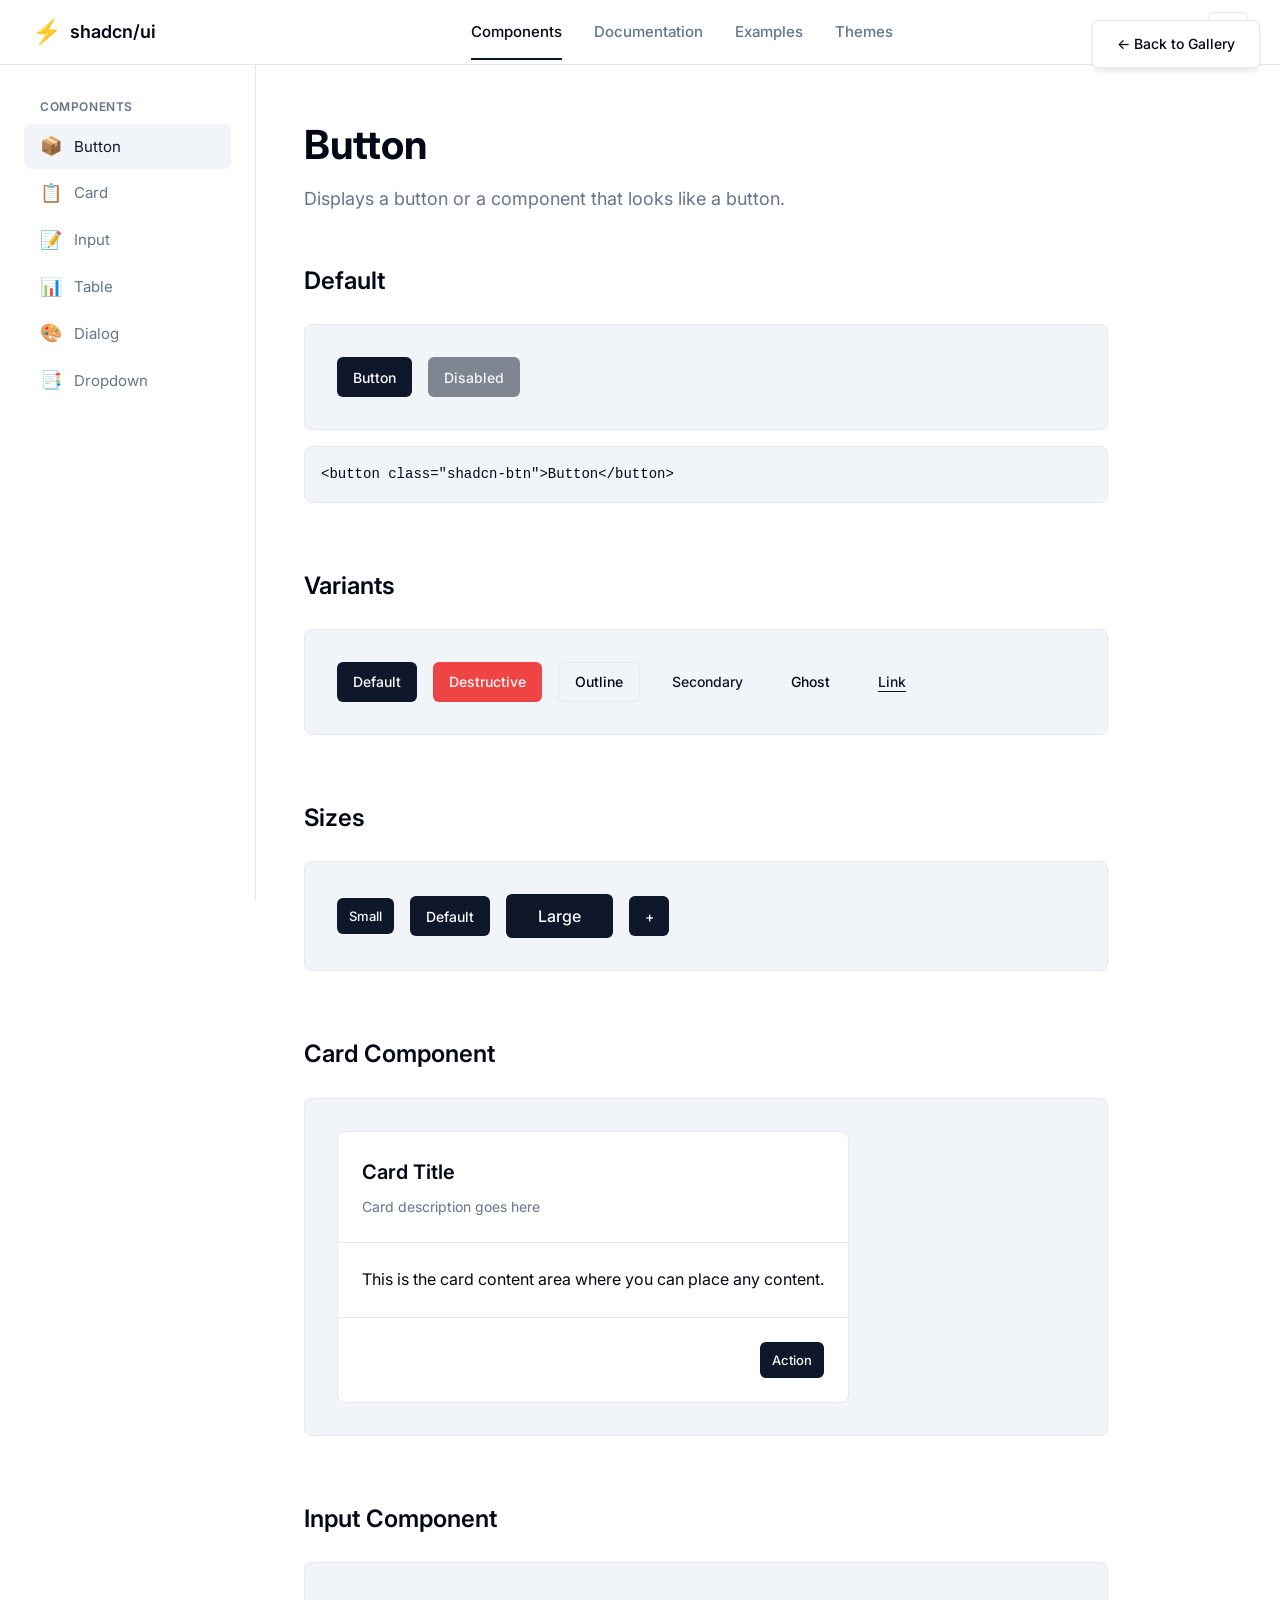
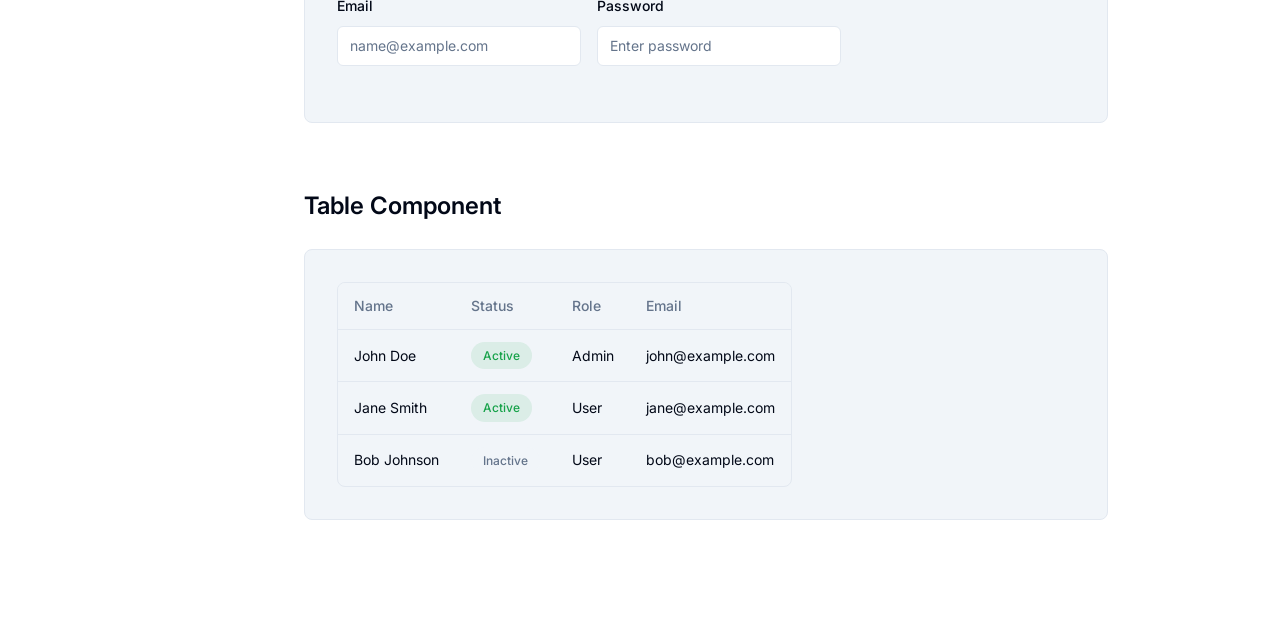
<file: shadcn.html>
<!DOCTYPE html>
<html lang="en">
<head>
    <meta charset="UTF-8">
    <meta name="viewport" content="width=device-width, initial-scale=1.0">
    <title>Shadcn UI Design System</title>
    <link rel="stylesheet" href="shadcn.css">
    <link rel="preconnect" href="https://fonts.googleapis.com">
    <link rel="preconnect" href="https://fonts.gstatic.com" crossorigin>
    <link href="https://fonts.googleapis.com/css2?family=Inter:wght@300;400;500;600;700&display=swap" rel="stylesheet">
</head>
<body>
    <div class="shadcn-container">
        <nav class="shadcn-nav">
            <div class="nav-content">
                <div class="nav-brand">
                    <div class="brand-icon">⚡</div>
                    <span class="brand-text">shadcn/ui</span>
                </div>
                <div class="nav-links">
                    <a href="#" class="nav-link active">Components</a>
                    <a href="#" class="nav-link">Documentation</a>
                    <a href="#" class="nav-link">Examples</a>
                    <a href="#" class="nav-link">Themes</a>
                </div>
                <div class="nav-actions">
                    <button class="theme-toggle">
                        <span class="theme-icon">🌙</span>
                    </button>
                </div>
            </div>
        </nav>

        <main class="shadcn-main">
            <div class="shadcn-sidebar">
                <div class="sidebar-section">
                    <div class="sidebar-title">Components</div>
                    <a href="#" class="sidebar-item active">
                        <span class="sidebar-icon">📦</span>
                        <span>Button</span>
                    </a>
                    <a href="#" class="sidebar-item">
                        <span class="sidebar-icon">📋</span>
                        <span>Card</span>
                    </a>
                    <a href="#" class="sidebar-item">
                        <span class="sidebar-icon">📝</span>
                        <span>Input</span>
                    </a>
                    <a href="#" class="sidebar-item">
                        <span class="sidebar-icon">📊</span>
                        <span>Table</span>
                    </a>
                    <a href="#" class="sidebar-item">
                        <span class="sidebar-icon">🎨</span>
                        <span>Dialog</span>
                    </a>
                    <a href="#" class="sidebar-item">
                        <span class="sidebar-icon">📑</span>
                        <span>Dropdown</span>
                    </a>
                </div>
            </div>

            <div class="shadcn-content">
                <div class="content-header">
                    <h1 class="content-title">Button</h1>
                    <p class="content-description">Displays a button or a component that looks like a button.</p>
                </div>

                <div class="component-section">
                    <h2 class="section-title">Default</h2>
                    <div class="component-demo">
                        <button class="shadcn-btn">Button</button>
                        <button class="shadcn-btn" disabled>Disabled</button>
                    </div>
                    <div class="code-block">
                        <pre><code>&lt;button class="shadcn-btn"&gt;Button&lt;/button&gt;</code></pre>
                    </div>
                </div>

                <div class="component-section">
                    <h2 class="section-title">Variants</h2>
                    <div class="component-demo">
                        <button class="shadcn-btn shadcn-btn-default">Default</button>
                        <button class="shadcn-btn shadcn-btn-destructive">Destructive</button>
                        <button class="shadcn-btn shadcn-btn-outline">Outline</button>
                        <button class="shadcn-btn shadcn-btn-secondary">Secondary</button>
                        <button class="shadcn-btn shadcn-btn-ghost">Ghost</button>
                        <button class="shadcn-btn shadcn-btn-link">Link</button>
                    </div>
                </div>

                <div class="component-section">
                    <h2 class="section-title">Sizes</h2>
                    <div class="component-demo">
                        <button class="shadcn-btn shadcn-btn-sm">Small</button>
                        <button class="shadcn-btn">Default</button>
                        <button class="shadcn-btn shadcn-btn-lg">Large</button>
                        <button class="shadcn-btn shadcn-btn-icon">
                            <span>+</span>
                        </button>
                    </div>
                </div>

                <div class="component-section">
                    <h2 class="section-title">Card Component</h2>
                    <div class="component-demo">
                        <div class="shadcn-card">
                            <div class="card-header">
                                <h3 class="card-title">Card Title</h3>
                                <p class="card-description">Card description goes here</p>
                            </div>
                            <div class="card-content">
                                <p>This is the card content area where you can place any content.</p>
                            </div>
                            <div class="card-footer">
                                <button class="shadcn-btn shadcn-btn-sm">Action</button>
                            </div>
                        </div>
                    </div>
                </div>

                <div class="component-section">
                    <h2 class="section-title">Input Component</h2>
                    <div class="component-demo">
                        <div class="input-group">
                            <label class="input-label">Email</label>
                            <input type="email" class="shadcn-input" placeholder="name@example.com">
                        </div>
                        <div class="input-group">
                            <label class="input-label">Password</label>
                            <input type="password" class="shadcn-input" placeholder="Enter password">
                        </div>
                    </div>
                </div>

                <div class="component-section">
                    <h2 class="section-title">Table Component</h2>
                    <div class="component-demo">
                        <div class="shadcn-table-container">
                            <table class="shadcn-table">
                                <thead>
                                    <tr>
                                        <th>Name</th>
                                        <th>Status</th>
                                        <th>Role</th>
                                        <th>Email</th>
                                    </tr>
                                </thead>
                                <tbody>
                                    <tr>
                                        <td>John Doe</td>
                                        <td><span class="badge badge-success">Active</span></td>
                                        <td>Admin</td>
                                        <td>john@example.com</td>
                                    </tr>
                                    <tr>
                                        <td>Jane Smith</td>
                                        <td><span class="badge badge-success">Active</span></td>
                                        <td>User</td>
                                        <td>jane@example.com</td>
                                    </tr>
                                    <tr>
                                        <td>Bob Johnson</td>
                                        <td><span class="badge badge-secondary">Inactive</span></td>
                                        <td>User</td>
                                        <td>bob@example.com</td>
                                    </tr>
                                </tbody>
                            </table>
                        </div>
                    </div>
                </div>
            </div>
        </main>
    </div>

    <a href="gallery.html" class="back-link">← Back to Gallery</a>

    <script src="shadcn.js"></script>
</body>
</html>
</file>
<file: styles.css>
* {
    margin: 0;
    padding: 0;
    box-sizing: border-box;
}

:root {
    --primary: #6366f1;
    --primary-dark: #4f46e5;
    --secondary: #8b5cf6;
    --accent: #ec4899;
    --background: #0f172a;
    --surface: #1e293b;
    --surface-light: #334155;
    --text-primary: #f1f5f9;
    --text-secondary: #cbd5e1;
    --text-muted: #94a3b8;
    --border: #334155;
    --success: #10b981;
    --warning: #f59e0b;
    --error: #ef4444;
    --shadow-sm: 0 1px 2px 0 rgba(0, 0, 0, 0.05);
    --shadow-md: 0 4px 6px -1px rgba(0, 0, 0, 0.1);
    --shadow-lg: 0 10px 15px -3px rgba(0, 0, 0, 0.1);
    --shadow-xl: 0 20px 25px -5px rgba(0, 0, 0, 0.1);
}

body {
    font-family: 'Inter', -apple-system, BlinkMacSystemFont, 'Segoe UI', Roboto, sans-serif;
    background: var(--background);
    color: var(--text-primary);
    line-height: 1.6;
    overflow-x: hidden;
}

.app-container {
    display: flex;
    min-height: 100vh;
    position: relative;
}

/* Animated Background */
.animated-background {
    position: fixed;
    top: 0;
    left: 0;
    width: 100%;
    height: 100%;
    z-index: 0;
    overflow: hidden;
    pointer-events: none;
}

.gradient-orb {
    position: absolute;
    border-radius: 50%;
    filter: blur(80px);
    opacity: 0.3;
    animation: float 20s ease-in-out infinite;
}

.orb-1 {
    width: 500px;
    height: 500px;
    background: linear-gradient(135deg, var(--primary), var(--secondary));
    top: -200px;
    left: -200px;
    animation-delay: 0s;
}

.orb-2 {
    width: 400px;
    height: 400px;
    background: linear-gradient(135deg, var(--accent), var(--primary));
    bottom: -150px;
    right: -150px;
    animation-delay: 7s;
}

.orb-3 {
    width: 350px;
    height: 350px;
    background: linear-gradient(135deg, var(--secondary), var(--accent));
    top: 50%;
    left: 50%;
    transform: translate(-50%, -50%);
    animation-delay: 14s;
}

@keyframes float {
    0%, 100% {
        transform: translate(0, 0) scale(1);
    }
    33% {
        transform: translate(30px, -30px) scale(1.1);
    }
    66% {
        transform: translate(-20px, 20px) scale(0.9);
    }
}

/* Sidebar */
.sidebar {
    width: 280px;
    background: rgba(30, 41, 59, 0.8);
    backdrop-filter: blur(20px);
    border-right: 1px solid var(--border);
    display: flex;
    flex-direction: column;
    position: fixed;
    height: 100vh;
    z-index: 10;
    transition: transform 0.3s ease;
}

.sidebar-header {
    padding: 2rem 1.5rem;
    border-bottom: 1px solid var(--border);
}

.logo {
    display: flex;
    align-items: center;
    gap: 0.75rem;
}

.logo-icon {
    width: 40px;
    height: 40px;
    background: linear-gradient(135deg, var(--primary), var(--secondary));
    border-radius: 12px;
    display: flex;
    align-items: center;
    justify-content: center;
    position: relative;
    overflow: hidden;
}

.logo-icon::before {
    content: '';
    position: absolute;
    width: 100%;
    height: 100%;
    background: linear-gradient(45deg, transparent 30%, rgba(255, 255, 255, 0.3) 50%, transparent 70%);
    animation: shine 3s infinite;
}

@keyframes shine {
    0% {
        transform: translateX(-100%);
    }
    100% {
        transform: translateX(100%);
    }
}

.logo-text {
    font-size: 1.5rem;
    font-weight: 700;
    background: linear-gradient(135deg, var(--primary), var(--accent));
    -webkit-background-clip: text;
    -webkit-text-fill-color: transparent;
    background-clip: text;
}

.sidebar-nav {
    flex: 1;
    padding: 1.5rem 0;
    overflow-y: auto;
}

.nav-item {
    display: flex;
    align-items: center;
    gap: 0.75rem;
    padding: 0.875rem 1.5rem;
    color: var(--text-secondary);
    text-decoration: none;
    transition: all 0.2s ease;
    position: relative;
    margin: 0.25rem 0.75rem;
    border-radius: 12px;
}

.nav-item::before {
    content: '';
    position: absolute;
    left: 0;
    top: 50%;
    transform: translateY(-50%);
    width: 3px;
    height: 0;
    background: var(--primary);
    border-radius: 0 3px 3px 0;
    transition: height 0.2s ease;
}

.nav-item:hover {
    background: rgba(99, 102, 241, 0.1);
    color: var(--text-primary);
}

.nav-item.active {
    background: rgba(99, 102, 241, 0.15);
    color: var(--primary);
}

.nav-item.active::before {
    height: 60%;
}

.nav-icon {
    width: 20px;
    height: 20px;
    stroke-width: 2;
}

.sidebar-footer {
    padding: 1.5rem;
    border-top: 1px solid var(--border);
}

.user-profile {
    display: flex;
    align-items: center;
    gap: 0.75rem;
    padding: 0.75rem;
    border-radius: 12px;
    background: rgba(99, 102, 241, 0.1);
    transition: all 0.2s ease;
}

.user-profile:hover {
    background: rgba(99, 102, 241, 0.15);
}

.user-avatar {
    width: 40px;
    height: 40px;
    border-radius: 10px;
    background: linear-gradient(135deg, var(--primary), var(--secondary));
    display: flex;
    align-items: center;
    justify-content: center;
    font-weight: 600;
    font-size: 0.875rem;
}

.user-info {
    flex: 1;
}

.user-name {
    font-weight: 600;
    font-size: 0.875rem;
}

.user-role {
    font-size: 0.75rem;
    color: var(--text-muted);
}

/* Main Content */
.main-content {
    flex: 1;
    margin-left: 280px;
    padding: 2rem;
    position: relative;
    z-index: 1;
}

/* Header */
.header {
    display: flex;
    justify-content: space-between;
    align-items: flex-start;
    margin-bottom: 2rem;
}

.header-left {
    flex: 1;
}

.page-title {
    font-size: 2rem;
    font-weight: 700;
    margin-bottom: 0.5rem;
    background: linear-gradient(135deg, var(--text-primary), var(--text-secondary));
    -webkit-background-clip: text;
    -webkit-text-fill-color: transparent;
    background-clip: text;
}

.page-subtitle {
    color: var(--text-muted);
    font-size: 0.9375rem;
}

.header-right {
    display: flex;
    align-items: center;
    gap: 1rem;
}

.search-box {
    display: flex;
    align-items: center;
    gap: 0.75rem;
    background: rgba(30, 41, 59, 0.8);
    backdrop-filter: blur(20px);
    border: 1px solid var(--border);
    border-radius: 12px;
    padding: 0.75rem 1rem;
    transition: all 0.2s ease;
}

.search-box:focus-within {
    border-color: var(--primary);
    box-shadow: 0 0 0 3px rgba(99, 102, 241, 0.1);
}

.search-icon {
    width: 20px;
    height: 20px;
    color: var(--text-muted);
    stroke-width: 2;
}

.search-input {
    background: transparent;
    border: none;
    outline: none;
    color: var(--text-primary);
    font-size: 0.9375rem;
    width: 200px;
}

.search-input::placeholder {
    color: var(--text-muted);
}

.notification-btn {
    position: relative;
    background: rgba(30, 41, 59, 0.8);
    backdrop-filter: blur(20px);
    border: 1px solid var(--border);
    border-radius: 12px;
    padding: 0.75rem;
    color: var(--text-secondary);
    cursor: pointer;
    transition: all 0.2s ease;
}

.notification-btn:hover {
    background: rgba(30, 41, 59, 1);
    color: var(--text-primary);
    border-color: var(--primary);
}

.notification-btn svg {
    width: 20px;
    height: 20px;
    stroke-width: 2;
}

.notification-badge {
    position: absolute;
    top: -4px;
    right: -4px;
    background: var(--error);
    color: white;
    font-size: 0.75rem;
    font-weight: 600;
    width: 20px;
    height: 20px;
    border-radius: 50%;
    display: flex;
    align-items: center;
    justify-content: center;
    border: 2px solid var(--background);
}

/* Stats Grid */
.stats-grid {
    display: grid;
    grid-template-columns: repeat(auto-fit, minmax(250px, 1fr));
    gap: 1.5rem;
    margin-bottom: 2rem;
}

.stat-card {
    background: rgba(30, 41, 59, 0.8);
    backdrop-filter: blur(20px);
    border: 1px solid var(--border);
    border-radius: 16px;
    padding: 1.5rem;
    display: flex;
    align-items: flex-start;
    gap: 1rem;
    transition: all 0.3s ease;
    position: relative;
    overflow: hidden;
}

.stat-card::before {
    content: '';
    position: absolute;
    top: 0;
    left: 0;
    width: 100%;
    height: 3px;
    background: linear-gradient(90deg, var(--primary), var(--secondary));
    transform: scaleX(0);
    transform-origin: left;
    transition: transform 0.3s ease;
}

.stat-card:hover {
    transform: translateY(-4px);
    border-color: var(--primary);
    box-shadow: 0 20px 25px -5px rgba(99, 102, 241, 0.1);
}

.stat-card:hover::before {
    transform: scaleX(1);
}

.stat-icon {
    width: 48px;
    height: 48px;
    border-radius: 12px;
    display: flex;
    align-items: center;
    justify-content: center;
    flex-shrink: 0;
}

.stat-icon svg {
    width: 24px;
    height: 24px;
    stroke-width: 2;
}

.stat-icon-blue {
    background: rgba(99, 102, 241, 0.2);
    color: var(--primary);
}

.stat-icon-purple {
    background: rgba(139, 92, 246, 0.2);
    color: var(--secondary);
}

.stat-icon-green {
    background: rgba(16, 185, 129, 0.2);
    color: var(--success);
}

.stat-icon-orange {
    background: rgba(245, 158, 11, 0.2);
    color: var(--warning);
}

.stat-content {
    flex: 1;
}

.stat-label {
    font-size: 0.875rem;
    color: var(--text-muted);
    margin-bottom: 0.5rem;
}

.stat-value {
    font-size: 1.75rem;
    font-weight: 700;
    margin-bottom: 0.25rem;
}

.stat-change {
    font-size: 0.8125rem;
    font-weight: 500;
}

.stat-change.positive {
    color: var(--success);
}

.stat-change.negative {
    color: var(--error);
}

/* Content Grid */
.content-grid {
    display: grid;
    grid-template-columns: 2fr 1fr;
    gap: 1.5rem;
    margin-bottom: 1.5rem;
}

.card {
    background: rgba(30, 41, 59, 0.8);
    backdrop-filter: blur(20px);
    border: 1px solid var(--border);
    border-radius: 16px;
    padding: 1.5rem;
    transition: all 0.3s ease;
}

.card:hover {
    border-color: var(--primary);
    box-shadow: 0 20px 25px -5px rgba(99, 102, 241, 0.1);
}

.card-header {
    display: flex;
    justify-content: space-between;
    align-items: center;
    margin-bottom: 1.5rem;
}

.card-title {
    font-size: 1.25rem;
    font-weight: 600;
}

.action-btn {
    background: transparent;
    border: 1px solid var(--border);
    color: var(--text-secondary);
    padding: 0.5rem 1rem;
    border-radius: 8px;
    font-size: 0.875rem;
    cursor: pointer;
    transition: all 0.2s ease;
}

.action-btn:hover {
    border-color: var(--primary);
    color: var(--primary);
}

.chart-container {
    height: 300px;
    position: relative;
}

.chart-card {
    grid-column: 1;
}

.activity-card {
    grid-column: 2;
}

.activity-list {
    display: flex;
    flex-direction: column;
    gap: 1rem;
}

.activity-item {
    display: flex;
    align-items: flex-start;
    gap: 1rem;
    padding: 1rem;
    background: rgba(51, 65, 85, 0.5);
    border-radius: 12px;
    transition: all 0.2s ease;
}

.activity-item:hover {
    background: rgba(51, 65, 85, 0.7);
    transform: translateX(4px);
}

.activity-avatar {
    width: 40px;
    height: 40px;
    border-radius: 10px;
    display: flex;
    align-items: center;
    justify-content: center;
    font-weight: 600;
    font-size: 0.875rem;
    flex-shrink: 0;
}

.activity-avatar-blue {
    background: linear-gradient(135deg, var(--primary), var(--secondary));
}

.activity-avatar-purple {
    background: linear-gradient(135deg, var(--secondary), var(--accent));
}

.activity-avatar-green {
    background: linear-gradient(135deg, var(--success), #34d399);
}

.activity-avatar-orange {
    background: linear-gradient(135deg, var(--warning), #fbbf24);
}

.activity-content {
    flex: 1;
}

.activity-text {
    font-size: 0.9375rem;
    margin-bottom: 0.25rem;
}

.activity-time {
    font-size: 0.8125rem;
    color: var(--text-muted);
}

.quick-actions-card {
    grid-column: 1 / -1;
}

.quick-actions-grid {
    display: grid;
    grid-template-columns: repeat(auto-fit, minmax(150px, 1fr));
    gap: 1rem;
}

.quick-action-btn {
    display: flex;
    flex-direction: column;
    align-items: center;
    gap: 0.75rem;
    padding: 1.5rem;
    background: rgba(51, 65, 85, 0.5);
    border: 1px solid var(--border);
    border-radius: 12px;
    color: var(--text-secondary);
    cursor: pointer;
    transition: all 0.2s ease;
    font-size: 0.9375rem;
    font-weight: 500;
}

.quick-action-btn:hover {
    background: rgba(51, 65, 85, 0.7);
    border-color: var(--primary);
    color: var(--text-primary);
    transform: translateY(-2px);
}

.quick-action-icon {
    width: 48px;
    height: 48px;
    border-radius: 12px;
    display: flex;
    align-items: center;
    justify-content: center;
}

.quick-action-icon svg {
    width: 24px;
    height: 24px;
    stroke-width: 2;
}

.quick-action-blue {
    background: rgba(99, 102, 241, 0.2);
    color: var(--primary);
}

.quick-action-purple {
    background: rgba(139, 92, 246, 0.2);
    color: var(--secondary);
}

.quick-action-green {
    background: rgba(16, 185, 129, 0.2);
    color: var(--success);
}

.quick-action-orange {
    background: rgba(245, 158, 11, 0.2);
    color: var(--warning);
}

/* Responsive Design */
@media (max-width: 1024px) {
    .content-grid {
        grid-template-columns: 1fr;
    }
    
    .chart-card,
    .activity-card {
        grid-column: 1;
    }
}

@media (max-width: 768px) {
    .sidebar {
        transform: translateX(-100%);
    }
    
    .main-content {
        margin-left: 0;
        padding: 1rem;
    }
    
    .header {
        flex-direction: column;
        gap: 1rem;
    }
    
    .stats-grid {
        grid-template-columns: 1fr;
    }
    
    .quick-actions-grid {
        grid-template-columns: repeat(2, 1fr);
    }
}

/* Scrollbar Styling */
::-webkit-scrollbar {
    width: 8px;
}

::-webkit-scrollbar-track {
    background: var(--surface);
}

::-webkit-scrollbar-thumb {
    background: var(--surface-light);
    border-radius: 4px;
}

::-webkit-scrollbar-thumb:hover {
    background: var(--border);
}
</file>
<file: cyberpunk.css>
:root {
    --bg-color: #050505;
    --primary: #fcee0a; /* Cyber Yellow */
    --secondary: #00f0ff; /* Cyan */
    --tertiary: #ff003c; /* Neon Red */
    --dark-panel: #0a0a0a;
    --grid-line: rgba(0, 240, 255, 0.1);
    --text-main: #e0e0e0;
}

* {
    margin: 0;
    padding: 0;
    box-sizing: border-box;
}

body {
    background-color: var(--bg-color);
    font-family: 'Rajdhani', sans-serif;
    color: var(--text-main);
    overflow-x: hidden;
    min-height: 100vh;
    background-image: 
        linear-gradient(var(--grid-line) 1px, transparent 1px),
        linear-gradient(90deg, var(--grid-line) 1px, transparent 1px);
    background-size: 40px 40px;
}

.scan-line {
    position: fixed;
    top: 0;
    left: 0;
    width: 100%;
    height: 2px;
    background: rgba(0, 240, 255, 0.3);
    z-index: 1000;
    animation: scan 3s linear infinite;
    pointer-events: none;
}

@keyframes scan {
    0% { top: -10%; }
    100% { top: 110%; }
}

.cyber-container {
    max-width: 1400px;
    margin: 0 auto;
    padding: 2rem;
    position: relative;
}

.cyber-header {
    display: flex;
    justify-content: space-between;
    align-items: center;
    margin-bottom: 3rem;
    border-bottom: 2px solid var(--primary);
    padding-bottom: 1rem;
}

.cyber-logo {
    font-family: 'Orbitron', sans-serif;
    font-size: 2.5rem;
    font-weight: 900;
    color: var(--primary);
    text-shadow: 2px 2px 0px var(--tertiary);
    position: relative;
}

.system-status {
    display: flex;
    align-items: center;
    gap: 0.5rem;
    color: var(--secondary);
    font-weight: 700;
    letter-spacing: 2px;
}

.status-dot {
    width: 10px;
    height: 10px;
    background: var(--secondary);
    border-radius: 50%;
    box-shadow: 0 0 10px var(--secondary);
    animation: pulse 1s infinite alternate;
}

@keyframes pulse {
    from { opacity: 0.5; }
    to { opacity: 1; }
}

.main-grid {
    display: grid;
    grid-template-columns: 300px 1fr;
    gap: 2rem;
}

.cyber-box {
    background: rgba(10, 10, 10, 0.8);
    border: 1px solid var(--secondary);
    padding: 1.5rem;
    margin-bottom: 2rem;
    position: relative;
    clip-path: polygon(
        0 0, 
        100% 0, 
        100% calc(100% - 20px), 
        calc(100% - 20px) 100%, 
        0 100%
    );
}

.cyber-box::before {
    content: '';
    position: absolute;
    top: 0;
    left: 0;
    width: 100px;
    height: 2px;
    background: var(--primary);
}

.cyber-box h3 {
    font-family: 'Orbitron', sans-serif;
    color: var(--primary);
    margin-bottom: 1.5rem;
    letter-spacing: 2px;
    font-size: 1.2rem;
}

.cyber-nav {
    list-style: none;
}

.cyber-nav li {
    padding: 1rem;
    border-left: 2px solid transparent;
    cursor: pointer;
    transition: all 0.3s ease;
    font-weight: 600;
    letter-spacing: 1px;
    position: relative;
    overflow: hidden;
}

.cyber-nav li:hover, .cyber-nav li.active {
    background: rgba(252, 238, 10, 0.1);
    border-left-color: var(--primary);
    color: var(--primary);
    padding-left: 2rem;
}

.stat-bar {
    margin-bottom: 1rem;
}

.stat-label {
    margin-bottom: 0.2rem;
    font-size: 0.9rem;
    color: var(--secondary);
}

.bar-bg {
    width: 100%;
    height: 6px;
    background: #222;
}

.bar-fill {
    height: 100%;
    background: var(--tertiary);
    box-shadow: 0 0 10px var(--tertiary);
}

.hp-fill { width: 85%; }
.ram-fill { width: 45%; background: var(--secondary); box-shadow: 0 0 10px var(--secondary); }
.rep-fill { width: 60%; background: var(--primary); box-shadow: 0 0 10px var(--primary); }

.stream-header {
    display: flex;
    justify-content: space-between;
    align-items: center;
    margin-bottom: 1rem;
}

.live-badge {
    background: var(--tertiary);
    color: #fff;
    padding: 2px 8px;
    font-size: 0.8rem;
    font-weight: 700;
}

.stream-content {
    font-family: monospace;
    color: var(--secondary);
    line-height: 1.5;
}

.secure {
    color: var(--primary);
}

.hex-grid {
    margin-top: 1rem;
    word-break: break-all;
    opacity: 0.7;
    height: 100px;
    overflow: hidden;
}

.grid-2-col {
    display: grid;
    grid-template-columns: 1fr 1fr;
    gap: 2rem;
}

.mission-details h4 {
    color: #fff;
    margin-bottom: 0.5rem;
    font-size: 1.2rem;
}

.mission-details p {
    margin-bottom: 1.5rem;
    color: #888;
    font-size: 0.9rem;
}

.mission-rewards {
    display: flex;
    gap: 1rem;
    margin-bottom: 1.5rem;
    font-weight: 700;
    color: var(--primary);
}

.cyber-btn {
    background: var(--primary);
    color: #000;
    border: none;
    padding: 1rem 2rem;
    font-family: 'Orbitron', sans-serif;
    font-weight: 900;
    cursor: pointer;
    clip-path: polygon(10px 0, 100% 0, 100% calc(100% - 10px), calc(100% - 10px) 100%, 0 100%, 0 10px);
    transition: all 0.2s ease;
}

.cyber-btn:hover {
    background: #fff;
    box-shadow: 0 0 20px var(--primary);
}

.weapon-display {
    text-align: center;
}

.weapon-name {
    font-size: 1.5rem;
    color: var(--tertiary);
    margin-bottom: 1rem;
    text-shadow: 0 0 10px var(--tertiary);
    font-weight: 700;
}

.weapon-stats {
    display: flex;
    justify-content: space-between;
    border-top: 1px solid #333;
    padding-top: 1rem;
}

.w-stat {
    display: flex;
    flex-direction: column;
    align-items: center;
    gap: 0.3rem;
}

.w-stat span:first-child {
    color: #666;
    font-size: 0.8rem;
}

.w-stat span:last-child {
    color: #fff;
    font-weight: 700;
}

.back-link {
    position: fixed;
    bottom: 2rem;
    right: 2rem;
    background: rgba(0,0,0,0.9);
    border: 1px solid var(--primary);
    color: var(--primary);
    padding: 1rem 2rem;
    text-decoration: none;
    font-family: 'Orbitron', sans-serif;
    font-weight: 700;
    z-index: 100;
    transition: all 0.3s ease;
}

.back-link:hover {
    background: var(--primary);
    color: #000;
    box-shadow: 0 0 20px var(--primary);
}

.bracket {
    color: var(--text-main);
    opacity: 0.5;
}
</file>
<file: gallery.css>
* {
    margin: 0;
    padding: 0;
    box-sizing: border-box;
}

:root {
    --bg-primary: #0a0a0a;
    --bg-secondary: #141414;
    --text-primary: #ffffff;
    --text-secondary: #a0a0a0;
    --accent: #6366f1;
    --accent-hover: #818cf8;
    --border: #2a2a2a;
    --card-bg: #1a1a1a;
}

body {
    font-family: 'Inter', -apple-system, BlinkMacSystemFont, 'Segoe UI', Roboto, sans-serif;
    background: var(--bg-primary);
    color: var(--text-primary);
    line-height: 1.6;
    min-height: 100vh;
    padding: 2rem;
}

.gallery-container {
    max-width: 1400px;
    margin: 0 auto;
}

.gallery-header {
    text-align: center;
    margin-bottom: 4rem;
    padding: 2rem 0;
}

.gallery-title {
    font-size: 3rem;
    font-weight: 700;
    margin-bottom: 0.5rem;
    background: linear-gradient(135deg, #ffffff, #a0a0a0);
    -webkit-background-clip: text;
    -webkit-text-fill-color: transparent;
    background-clip: text;
}

.gallery-subtitle {
    font-size: 1.25rem;
    color: var(--text-secondary);
}

.gui-grid {
    display: grid;
    grid-template-columns: repeat(auto-fill, minmax(400px, 1fr));
    gap: 2rem;
    margin-bottom: 4rem;
}

.gui-card {
    background: var(--card-bg);
    border: 1px solid var(--border);
    border-radius: 16px;
    overflow: hidden;
    transition: all 0.3s ease;
    cursor: pointer;
}

.gui-card:hover {
    transform: translateY(-8px);
    border-color: var(--accent);
    box-shadow: 0 20px 40px rgba(99, 102, 241, 0.2);
}

.gui-preview {
    height: 300px;
    background: var(--bg-secondary);
    position: relative;
    overflow: hidden;
    border-bottom: 1px solid var(--border);
}

.preview-content {
    width: 100%;
    height: 100%;
    display: flex;
    align-items: center;
    justify-content: center;
    padding: 1rem;
}

/* Modern Preview */
.modern-preview .preview-content {
    flex-direction: row;
    gap: 0.5rem;
}

.preview-sidebar {
    width: 60px;
    height: 100%;
    background: rgba(99, 102, 241, 0.2);
    border-radius: 8px;
    border: 1px solid rgba(99, 102, 241, 0.3);
}

.preview-main {
    flex: 1;
    height: 100%;
    display: flex;
    flex-direction: column;
    gap: 0.5rem;
}

.preview-header {
    height: 40px;
    background: rgba(99, 102, 241, 0.15);
    border-radius: 8px;
    border: 1px solid rgba(99, 102, 241, 0.2);
}

.preview-stats {
    flex: 1;
    display: flex;
    gap: 0.5rem;
}

.preview-stat {
    flex: 1;
    background: rgba(99, 102, 241, 0.1);
    border-radius: 8px;
    border: 1px solid rgba(99, 102, 241, 0.2);
}

/* Retro Preview */
.retro-preview {
    background: #c0c0c0;
}

.retro-window {
    width: 90%;
    height: 90%;
    background: #ffffff;
    border: 2px solid #000000;
    box-shadow: 2px 2px 0 rgba(0, 0, 0, 0.3);
}

.retro-titlebar {
    background: #000080;
    color: white;
    padding: 4px 8px;
    display: flex;
    justify-content: space-between;
    align-items: center;
    font-size: 11px;
    font-weight: bold;
}

.retro-buttons {
    display: flex;
    gap: 2px;
}

.retro-btn {
    width: 16px;
    height: 14px;
    background: #c0c0c0;
    border: 1px solid #808080;
    border-top-color: #ffffff;
    border-left-color: #ffffff;
}

.retro-menu {
    background: #c0c0c0;
    padding: 2px 4px;
    display: flex;
    gap: 12px;
    font-size: 11px;
    border-bottom: 1px solid #808080;
}

.retro-menu-item {
    padding: 2px 6px;
    cursor: pointer;
}

.retro-content {
    padding: 16px;
    display: flex;
    gap: 24px;
    flex-wrap: wrap;
}

.retro-icon {
    width: 64px;
    height: 64px;
    background: #c0c0c0;
    border: 1px solid #808080;
    border-top-color: #ffffff;
    border-left-color: #ffffff;
}

/* Shadcn Preview */
.shadcn-preview {
    background: #ffffff;
}

.shadcn-card {
    width: 90%;
    height: 90%;
    background: white;
    border: 1px solid #e5e7eb;
    border-radius: 8px;
    box-shadow: 0 1px 3px rgba(0, 0, 0, 0.1);
    display: flex;
    flex-direction: column;
    padding: 1rem;
    gap: 1rem;
}

.shadcn-header {
    height: 20px;
    background: #f3f4f6;
    border-radius: 4px;
}

.shadcn-body {
    flex: 1;
    display: flex;
    gap: 0.5rem;
    align-items: flex-start;
}

.shadcn-button {
    width: 80px;
    height: 36px;
    background: #000000;
    border-radius: 6px;
}

/* Minimal Preview */
.minimal-preview {
    background: #ffffff;
}

.minimal-layout {
    width: 80%;
    display: flex;
    flex-direction: column;
    gap: 1rem;
}

.minimal-line {
    height: 2px;
    background: #000000;
    width: 100%;
}

.minimal-line.short {
    width: 60%;
}

/* Neomorphic Preview */
.neomorphic-preview {
    background: #e0e0e0;
}

.neo-card {
    width: 80%;
    height: 80%;
    background: #e0e0e0;
    border-radius: 20px;
    display: flex;
    align-items: center;
    justify-content: center;
    gap: 2rem;
    box-shadow: 
        20px 20px 60px #bebebe,
        -20px -20px 60px #ffffff;
}

.neo-button {
    width: 80px;
    height: 80px;
    background: #e0e0e0;
    border-radius: 20px;
    box-shadow: 
        8px 8px 16px #bebebe,
        -8px -8px 16px #ffffff;
}

/* Cyberpunk Preview */
.cyberpunk-preview {
    background: #0a0a0a;
}

.cyber-grid {
    width: 90%;
    height: 90%;
    position: relative;
    border: 1px solid #00ffff;
    box-shadow: 0 0 20px rgba(0, 255, 255, 0.5);
}

.cyber-line {
    position: absolute;
    background: #00ffff;
    box-shadow: 0 0 10px #00ffff;
}

.cyber-line:nth-child(1) {
    width: 100%;
    height: 1px;
    top: 33%;
}

.cyber-line:nth-child(2) {
    width: 1px;
    height: 100%;
    left: 50%;
}

.cyber-glow {
    position: absolute;
    top: 50%;
    left: 50%;
    transform: translate(-50%, -50%);
    width: 40px;
    height: 40px;
    background: #ff00ff;
    border-radius: 50%;
    box-shadow: 0 0 30px #ff00ff;
}

.gui-info {
    padding: 1.5rem;
}

.gui-name {
    font-size: 1.5rem;
    font-weight: 600;
    margin-bottom: 0.5rem;
}

.gui-description {
    color: var(--text-secondary);
    font-size: 0.9375rem;
    margin-bottom: 1rem;
    line-height: 1.5;
}

.gui-tags {
    display: flex;
    flex-wrap: wrap;
    gap: 0.5rem;
    margin-bottom: 1rem;
}

.tag {
    background: rgba(99, 102, 241, 0.1);
    color: var(--accent);
    padding: 0.25rem 0.75rem;
    border-radius: 12px;
    font-size: 0.75rem;
    font-weight: 500;
    border: 1px solid rgba(99, 102, 241, 0.2);
}

.gui-link {
    display: inline-flex;
    align-items: center;
    color: var(--accent);
    text-decoration: none;
    font-weight: 500;
    transition: all 0.2s ease;
}

.gui-link:hover {
    color: var(--accent-hover);
    transform: translateX(4px);
}

.gallery-footer {
    text-align: center;
    padding: 2rem 0;
    border-top: 1px solid var(--border);
    color: var(--text-secondary);
}

.gallery-footer a {
    color: var(--accent);
    text-decoration: none;
}

.gallery-footer a:hover {
    text-decoration: underline;
}

@media (max-width: 768px) {
    .gui-grid {
        grid-template-columns: 1fr;
    }
    
    .gallery-title {
        font-size: 2rem;
    }
}
</file>
<file: minimal.css>
:root {
    --bg-color: #ffffff;
    --text-color: #1a1a1a;
    --accent-color: #999999;
    --spacing: 2rem;
}

* {
    margin: 0;
    padding: 0;
    box-sizing: border-box;
}

body {
    font-family: 'Inter', sans-serif;
    background-color: var(--bg-color);
    color: var(--text-color);
    line-height: 1.6;
    -webkit-font-smoothing: antialiased;
}

.minimal-container {
    max-width: 1200px;
    margin: 0 auto;
    padding: var(--spacing);
    min-height: 100vh;
    display: flex;
    flex-direction: column;
}

.minimal-header {
    display: flex;
    justify-content: space-between;
    align-items: center;
    padding: 2rem 0 4rem;
}

.logo {
    font-family: 'Playfair Display', serif;
    font-size: 2rem;
    font-weight: 700;
    letter-spacing: -0.05em;
}

.minimal-nav a {
    text-decoration: none;
    color: var(--accent-color);
    margin-left: 2rem;
    font-size: 0.9rem;
    transition: color 0.3s ease;
}

.minimal-nav a:hover,
.minimal-nav a.active {
    color: var(--text-color);
}

.hero {
    padding: 4rem 0 6rem;
    max-width: 800px;
}

.hero-title {
    font-family: 'Playfair Display', serif;
    font-size: 4rem;
    line-height: 1.1;
    margin-bottom: 2rem;
    font-weight: 400;
}

.hero-text {
    font-size: 1.2rem;
    color: var(--accent-color);
    max-width: 500px;
}

.gallery-grid {
    display: grid;
    grid-template-columns: repeat(auto-fit, minmax(300px, 1fr));
    gap: 3rem;
    margin-bottom: 6rem;
}

.image-placeholder {
    background-color: #f5f5f5;
    padding-bottom: 120%; /* Aspect ratio */
    margin-bottom: 1.5rem;
    transition: opacity 0.3s ease;
}

.grid-item:hover .image-placeholder {
    opacity: 0.8;
}

.item-info h3 {
    font-weight: 500;
    margin-bottom: 0.5rem;
}

.item-info p {
    color: var(--accent-color);
    font-size: 0.9rem;
}

.newsletter {
    border-top: 1px solid #f0f0f0;
    padding-top: 4rem;
    margin-bottom: 4rem;
}

.newsletter h2 {
    font-family: 'Playfair Display', serif;
    font-size: 2rem;
    margin-bottom: 2rem;
    font-weight: 400;
}

.minimal-form {
    display: flex;
    max-width: 400px;
    border-bottom: 1px solid var(--text-color);
}

.minimal-form input {
    flex: 1;
    border: none;
    padding: 1rem 0;
    font-family: inherit;
    font-size: 1rem;
    outline: none;
    background: transparent;
}

.minimal-form button {
    background: none;
    border: none;
    font-size: 1.5rem;
    cursor: pointer;
    padding: 0 1rem;
    transition: transform 0.3s ease;
}

.minimal-form button:hover {
    transform: translateX(5px);
}

.minimal-footer {
    margin-top: auto;
    padding-top: 2rem;
    color: var(--accent-color);
    font-size: 0.8rem;
}

.back-link {
    position: fixed;
    bottom: 2rem;
    right: 2rem;
    background: var(--text-color);
    color: var(--bg-color);
    padding: 0.8rem 1.5rem;
    text-decoration: none;
    border-radius: 2rem;
    font-size: 0.9rem;
    box-shadow: 0 4px 12px rgba(0,0,0,0.1);
    transition: transform 0.3s ease;
}

.back-link:hover {
    transform: translateY(-2px);
}
</file>
<file: neomorphic.css>
:root {
    --bg-color: #e0e5ec;
    --text-primary: #4a4a4a;
    --text-secondary: #8a8a8a;
    --shadow-light: #ffffff;
    --shadow-dark: #a3b1c6;
    --accent: #6d5dfc;
}

* {
    margin: 0;
    padding: 0;
    box-sizing: border-box;
}

body {
    background-color: var(--bg-color);
    font-family: 'Nunito', sans-serif;
    color: var(--text-primary);
    display: flex;
    justify-content: center;
    align-items: center;
    min-height: 100vh;
    padding: 2rem;
}

.neo-container {
    display: flex;
    gap: 4rem;
    flex-wrap: wrap;
    justify-content: center;
    width: 100%;
    max-width: 1000px;
}

/* Music Player */
.neo-music-player {
    width: 320px;
    padding: 2rem;
    border-radius: 30px;
    background: var(--bg-color);
    box-shadow: 20px 20px 60px var(--shadow-dark),
                -20px -20px 60px var(--shadow-light);
    display: flex;
    flex-direction: column;
    align-items: center;
}

.player-header {
    display: flex;
    justify-content: space-between;
    width: 100%;
    align-items: center;
    margin-bottom: 2rem;
    font-size: 0.8rem;
    letter-spacing: 1px;
    color: var(--text-secondary);
}

.neo-btn {
    border: none;
    outline: none;
    background: var(--bg-color);
    color: var(--text-secondary);
    cursor: pointer;
    border-radius: 50%;
    display: flex;
    justify-content: center;
    align-items: center;
    transition: all 0.2s ease;
    box-shadow: 6px 6px 10px var(--shadow-dark),
                -6px -6px 10px var(--shadow-light);
}

.neo-btn:active, .neo-btn.pressed {
    box-shadow: inset 4px 4px 8px var(--shadow-dark),
                inset -4px -4px 8px var(--shadow-light);
    color: var(--accent);
}

.neo-btn.small {
    width: 40px;
    height: 40px;
}

.neo-btn.medium {
    width: 60px;
    height: 60px;
    font-size: 1.2rem;
}

.neo-btn.large {
    width: 80px;
    height: 80px;
    font-size: 1.5rem;
    color: var(--accent);
    border: 3px solid rgba(255,255,255,0.1);
}

.album-art {
    width: 200px;
    height: 200px;
    border-radius: 50%;
    box-shadow: 10px 10px 20px var(--shadow-dark),
                -10px -10px 20px var(--shadow-light);
    padding: 10px;
    margin-bottom: 2rem;
}

.art-inner {
    width: 100%;
    height: 100%;
    border-radius: 50%;
    background: linear-gradient(145deg, #f0f5fc, #cacfd8);
    display: flex;
    justify-content: center;
    align-items: center;
    overflow: hidden;
}

.art-placeholder {
    font-size: 3rem;
    color: var(--text-secondary);
    opacity: 0.5;
}

.song-info {
    text-align: center;
    margin-bottom: 2rem;
}

.song-info h2 {
    font-size: 1.5rem;
    color: var(--text-primary);
    margin-bottom: 0.5rem;
}

.song-info p {
    color: var(--text-secondary);
    font-size: 0.9rem;
}

.progress-area {
    width: 100%;
    margin-bottom: 2rem;
}

.time {
    display: flex;
    justify-content: space-between;
    font-size: 0.8rem;
    color: var(--text-secondary);
    margin-bottom: 0.5rem;
}

.progress-bar {
    height: 6px;
    width: 100%;
    background: var(--bg-color);
    border-radius: 10px;
    box-shadow: inset 3px 3px 6px var(--shadow-dark),
                inset -3px -3px 6px var(--shadow-light);
    position: relative;
}

.progress-fill {
    width: 40%;
    height: 100%;
    background: var(--accent);
    border-radius: 10px;
}

.progress-handle {
    width: 14px;
    height: 14px;
    background: var(--bg-color);
    border-radius: 50%;
    position: absolute;
    top: 50%;
    left: 40%;
    transform: translate(-50%, -50%);
    box-shadow: 2px 2px 4px var(--shadow-dark),
                -2px -2px 4px var(--shadow-light);
}

.controls {
    display: flex;
    align-items: center;
    justify-content: center;
    gap: 1.5rem;
    width: 100%;
}

/* Smart Home Panel */
.neo-controls-panel {
    width: 320px;
    display: flex;
    flex-direction: column;
    gap: 2rem;
}

.panel-section h3 {
    margin-bottom: 1rem;
    color: var(--text-primary);
    font-weight: 600;
}

.switch-grid {
    display: grid;
    grid-template-columns: 1fr 1fr;
    gap: 1.5rem;
}

.switch-card {
    background: var(--bg-color);
    padding: 1.5rem;
    border-radius: 20px;
    box-shadow: 8px 8px 16px var(--shadow-dark),
                -8px -8px 16px var(--shadow-light);
    display: flex;
    flex-direction: column;
    align-items: center;
    gap: 1rem;
    cursor: pointer;
    transition: all 0.3s ease;
    color: var(--text-secondary);
}

.switch-card i {
    font-size: 1.5rem;
}

.switch-card.active {
    box-shadow: inset 4px 4px 8px var(--shadow-dark),
                inset -4px -4px 8px var(--shadow-light);
    color: var(--accent);
}

.temp-control {
    display: flex;
    align-items: center;
    justify-content: space-between;
    background: var(--bg-color);
    padding: 1rem 1.5rem;
    border-radius: 20px;
    box-shadow: 8px 8px 16px var(--shadow-dark),
                -8px -8px 16px var(--shadow-light);
}

.temp-display {
    font-size: 1.5rem;
    font-weight: 700;
    color: var(--text-primary);
}

.back-link {
    position: fixed;
    bottom: 2rem;
    right: 2rem;
    background: var(--bg-color);
    color: var(--text-primary);
    padding: 0.8rem 1.5rem;
    text-decoration: none;
    border-radius: 2rem;
    font-size: 0.9rem;
    font-weight: 600;
    box-shadow: 6px 6px 12px var(--shadow-dark),
                -6px -6px 12px var(--shadow-light);
    transition: all 0.3s ease;
}

.back-link:hover {
    transform: translateY(-2px);
    color: var(--accent);
}
</file>
<file: retro.css>
* {
    margin: 0;
    padding: 0;
    box-sizing: border-box;
}

body {
    font-family: 'MS Sans Serif', sans-serif;
    background: #008080;
    overflow: hidden;
    height: 100vh;
    user-select: none;
}

.retro-desktop {
    width: 100vw;
    height: 100vh;
    background: #008080;
    position: relative;
    overflow: hidden;
}

/* Taskbar */
.taskbar {
    position: fixed;
    bottom: 0;
    left: 0;
    right: 0;
    height: 40px;
    background: #c0c0c0;
    border-top: 2px solid #ffffff;
    display: flex;
    align-items: center;
    z-index: 1000;
    box-shadow: 0 -2px 4px rgba(0, 0, 0, 0.3);
}

.start-button {
    height: 100%;
    padding: 0 12px;
    background: #c0c0c0;
    border: none;
    border-right: 1px solid #808080;
    border-top: 2px solid #ffffff;
    border-left: 2px solid #ffffff;
    border-bottom: 2px solid #808080;
    display: flex;
    align-items: center;
    gap: 6px;
    font-weight: bold;
    font-size: 11px;
    cursor: pointer;
    font-family: 'MS Sans Serif', sans-serif;
}

.start-button:active {
    border-top: 2px solid #808080;
    border-left: 2px solid #808080;
    border-bottom: 2px solid #ffffff;
    border-right: 2px solid #ffffff;
}

.start-icon {
    font-size: 16px;
}

.taskbar-tasks {
    flex: 1;
    display: flex;
    gap: 2px;
    padding: 2px;
    height: 100%;
    align-items: center;
}

.taskbar-item {
    height: 32px;
    padding: 0 12px;
    background: #c0c0c0;
    border: 1px solid #808080;
    border-top-color: #ffffff;
    border-left-color: #ffffff;
    display: flex;
    align-items: center;
    gap: 6px;
    font-size: 11px;
    cursor: pointer;
}

.taskbar-item.active {
    border-top-color: #808080;
    border-left-color: #808080;
    border-bottom-color: #ffffff;
    border-right-color: #ffffff;
}

.taskbar-icon {
    font-size: 16px;
}

.taskbar-tray {
    padding: 0 8px;
    height: 100%;
    display: flex;
    align-items: center;
    border-left: 1px solid #808080;
    font-size: 11px;
}

/* Desktop Icons */
.desktop-icons {
    position: absolute;
    top: 0;
    left: 0;
    padding: 20px;
    display: grid;
    grid-template-columns: repeat(auto-fill, 80px);
    gap: 20px;
    width: 100%;
    height: calc(100% - 40px);
}

.desktop-icon {
    width: 80px;
    display: flex;
    flex-direction: column;
    align-items: center;
    cursor: pointer;
    padding: 4px;
    border: 1px solid transparent;
}

.desktop-icon:hover {
    background: rgba(0, 0, 0, 0.1);
}

.desktop-icon.selected {
    background: rgba(0, 0, 120, 0.3);
    border: 1px dashed #000080;
}

.icon-image {
    font-size: 32px;
    margin-bottom: 4px;
}

.icon-label {
    font-size: 11px;
    text-align: center;
    color: white;
    text-shadow: 1px 1px 1px rgba(0, 0, 0, 0.8);
    word-break: break-word;
}

/* Window */
.window {
    position: absolute;
    background: #c0c0c0;
    border: 2px solid #000000;
    box-shadow: 4px 4px 8px rgba(0, 0, 0, 0.5);
    display: flex;
    flex-direction: column;
    z-index: 100;
}

.window.active {
    z-index: 200;
}

.window-titlebar {
    background: #000080;
    color: white;
    height: 22px;
    display: flex;
    align-items: center;
    padding: 0 4px;
    font-size: 11px;
    font-weight: bold;
    cursor: move;
}

.window-icon {
    margin-right: 4px;
    font-size: 14px;
}

.window-title {
    flex: 1;
}

.window-controls {
    display: flex;
    gap: 2px;
}

.window-btn {
    width: 18px;
    height: 18px;
    background: #c0c0c0;
    border: 1px solid #808080;
    border-top-color: #ffffff;
    border-left-color: #ffffff;
    font-size: 12px;
    font-weight: bold;
    cursor: pointer;
    display: flex;
    align-items: center;
    justify-content: center;
    font-family: 'MS Sans Serif', sans-serif;
}

.window-btn:active {
    border-top-color: #808080;
    border-left-color: #808080;
    border-bottom-color: #ffffff;
    border-right-color: #ffffff;
}

.window-btn.close {
    background: #c0c0c0;
}

.window-menu {
    background: #c0c0c0;
    height: 22px;
    display: flex;
    align-items: center;
    padding: 0 4px;
    border-bottom: 1px solid #808080;
    font-size: 11px;
}

.menu-item {
    padding: 2px 8px;
    cursor: pointer;
    border: 1px solid transparent;
}

.menu-item:hover {
    background: rgba(0, 0, 0, 0.1);
}

.window-toolbar {
    background: #c0c0c0;
    height: 32px;
    display: flex;
    align-items: center;
    padding: 2px 4px;
    gap: 2px;
    border-bottom: 1px solid #808080;
}

.toolbar-btn {
    height: 24px;
    padding: 0 8px;
    background: #c0c0c0;
    border: 1px solid #808080;
    border-top-color: #ffffff;
    border-left-color: #ffffff;
    font-size: 11px;
    cursor: pointer;
    font-family: 'MS Sans Serif', sans-serif;
}

.toolbar-btn:active {
    border-top-color: #808080;
    border-left-color: #808080;
    border-bottom-color: #ffffff;
    border-right-color: #ffffff;
}

.toolbar-separator {
    width: 1px;
    height: 20px;
    background: #808080;
    margin: 0 2px;
}

.window-content {
    flex: 1;
    background: white;
    padding: 16px;
    overflow: auto;
}

.content-icons {
    display: grid;
    grid-template-columns: repeat(auto-fill, minmax(100px, 1fr));
    gap: 20px;
}

.content-icon {
    display: flex;
    flex-direction: column;
    align-items: center;
    cursor: pointer;
    padding: 8px;
    border: 1px solid transparent;
}

.content-icon:hover {
    background: rgba(0, 0, 120, 0.1);
}

.icon-img {
    font-size: 48px;
    margin-bottom: 8px;
}

/* Start Menu */
.start-menu {
    position: fixed;
    bottom: 40px;
    left: 0;
    width: 200px;
    background: #c0c0c0;
    border: 2px solid #000000;
    border-bottom: none;
    box-shadow: 2px -2px 4px rgba(0, 0, 0, 0.3);
    display: none;
    z-index: 2000;
}

.start-menu.visible {
    display: block;
}

.start-menu-header {
    background: #000080;
    color: white;
    padding: 8px;
    font-weight: bold;
    font-size: 11px;
}

.start-menu-items {
    padding: 4px 0;
}

.start-menu-item {
    display: flex;
    align-items: center;
    padding: 4px 8px;
    font-size: 11px;
    cursor: pointer;
    gap: 8px;
}

.start-menu-item:hover {
    background: #000080;
    color: white;
}

.menu-icon {
    width: 16px;
    text-align: center;
}

.menu-text {
    flex: 1;
}

.menu-arrow {
    font-size: 8px;
}

.start-menu-separator {
    height: 1px;
    background: #808080;
    margin: 4px 0;
}

.back-link {
    position: fixed;
    top: 20px;
    right: 20px;
    background: rgba(192, 192, 192, 0.9);
    padding: 8px 16px;
    border: 2px solid #000000;
    text-decoration: none;
    color: #000000;
    font-size: 11px;
    font-weight: bold;
    z-index: 3000;
    box-shadow: 2px 2px 4px rgba(0, 0, 0, 0.3);
}

.back-link:hover {
    background: #c0c0c0;
}

/* Scrollbar */
.window-content::-webkit-scrollbar {
    width: 16px;
}

.window-content::-webkit-scrollbar-track {
    background: #c0c0c0;
}

.window-content::-webkit-scrollbar-thumb {
    background: #808080;
    border: 2px solid #c0c0c0;
    border-top-color: #ffffff;
    border-left-color: #ffffff;
}

.window-content::-webkit-scrollbar-thumb:active {
    background: #000080;
}
</file>
<file: shadcn.css>
* {
    margin: 0;
    padding: 0;
    box-sizing: border-box;
}

:root {
    --background: 0 0% 100%;
    --foreground: 222.2 84% 4.9%;
    --card: 0 0% 100%;
    --card-foreground: 222.2 84% 4.9%;
    --popover: 0 0% 100%;
    --popover-foreground: 222.2 84% 4.9%;
    --primary: 222.2 47.4% 11.2%;
    --primary-foreground: 210 40% 98%;
    --secondary: 210 40% 96.1%;
    --secondary-foreground: 222.2 47.4% 11.2%;
    --muted: 210 40% 96.1%;
    --muted-foreground: 215.4 16.3% 46.9%;
    --accent: 210 40% 96.1%;
    --accent-foreground: 222.2 47.4% 11.2%;
    --destructive: 0 84.2% 60.2%;
    --destructive-foreground: 210 40% 98%;
    --border: 214.3 31.8% 91.4%;
    --input: 214.3 31.8% 91.4%;
    --ring: 222.2 84% 4.9%;
    --radius: 0.5rem;
}

body {
    font-family: 'Inter', -apple-system, BlinkMacSystemFont, 'Segoe UI', Roboto, sans-serif;
    background: hsl(var(--background));
    color: hsl(var(--foreground));
    line-height: 1.6;
}

.shadcn-container {
    min-height: 100vh;
    display: flex;
    flex-direction: column;
}

/* Navigation */
.shadcn-nav {
    border-bottom: 1px solid hsl(var(--border));
    background: hsl(var(--background));
    position: sticky;
    top: 0;
    z-index: 100;
}

.nav-content {
    max-width: 1400px;
    margin: 0 auto;
    padding: 0 2rem;
    height: 64px;
    display: flex;
    align-items: center;
    justify-content: space-between;
}

.nav-brand {
    display: flex;
    align-items: center;
    gap: 0.5rem;
    font-weight: 600;
    font-size: 1.125rem;
}

.brand-icon {
    font-size: 1.5rem;
}

.nav-links {
    display: flex;
    gap: 2rem;
    flex: 1;
    justify-content: center;
}

.nav-link {
    color: hsl(var(--muted-foreground));
    text-decoration: none;
    font-size: 0.9375rem;
    font-weight: 500;
    transition: color 0.2s;
    position: relative;
}

.nav-link:hover {
    color: hsl(var(--foreground));
}

.nav-link.active {
    color: hsl(var(--foreground));
}

.nav-link.active::after {
    content: '';
    position: absolute;
    bottom: -1rem;
    left: 0;
    right: 0;
    height: 2px;
    background: hsl(var(--primary));
}

.nav-actions {
    display: flex;
    gap: 1rem;
}

.theme-toggle {
    width: 40px;
    height: 40px;
    border-radius: calc(var(--radius) - 2px);
    border: 1px solid hsl(var(--border));
    background: hsl(var(--background));
    cursor: pointer;
    display: flex;
    align-items: center;
    justify-content: center;
    transition: all 0.2s;
}

.theme-toggle:hover {
    background: hsl(var(--accent));
}

/* Main Layout */
.shadcn-main {
    flex: 1;
    display: flex;
    max-width: 1400px;
    margin: 0 auto;
    width: 100%;
}

.shadcn-sidebar {
    width: 256px;
    border-right: 1px solid hsl(var(--border));
    padding: 2rem 0;
    position: sticky;
    top: 64px;
    height: calc(100vh - 64px);
    overflow-y: auto;
}

.sidebar-section {
    padding: 0 1.5rem;
}

.sidebar-title {
    font-size: 0.75rem;
    font-weight: 600;
    text-transform: uppercase;
    letter-spacing: 0.05em;
    color: hsl(var(--muted-foreground));
    margin-bottom: 0.5rem;
    padding: 0 1rem;
}

.sidebar-item {
    display: flex;
    align-items: center;
    gap: 0.75rem;
    padding: 0.5rem 1rem;
    color: hsl(var(--muted-foreground));
    text-decoration: none;
    border-radius: calc(var(--radius) - 2px);
    font-size: 0.9375rem;
    transition: all 0.2s;
    margin: 0.125rem 0;
}

.sidebar-item:hover {
    background: hsl(var(--accent));
    color: hsl(var(--accent-foreground));
}

.sidebar-item.active {
    background: hsl(var(--accent));
    color: hsl(var(--accent-foreground));
}

.sidebar-icon {
    font-size: 1.125rem;
}

.shadcn-content {
    flex: 1;
    padding: 3rem;
    max-width: 900px;
}

.content-header {
    margin-bottom: 3rem;
}

.content-title {
    font-size: 2.5rem;
    font-weight: 700;
    margin-bottom: 0.5rem;
}

.content-description {
    font-size: 1.125rem;
    color: hsl(var(--muted-foreground));
}

.component-section {
    margin-bottom: 4rem;
}

.section-title {
    font-size: 1.5rem;
    font-weight: 600;
    margin-bottom: 1.5rem;
}

.component-demo {
    background: hsl(var(--muted));
    border: 1px solid hsl(var(--border));
    border-radius: var(--radius);
    padding: 2rem;
    margin-bottom: 1rem;
    display: flex;
    flex-wrap: wrap;
    gap: 1rem;
    align-items: center;
}

.code-block {
    background: hsl(var(--muted));
    border: 1px solid hsl(var(--border));
    border-radius: var(--radius);
    padding: 1rem;
    overflow-x: auto;
}

.code-block pre {
    margin: 0;
    font-family: 'Monaco', 'Menlo', monospace;
    font-size: 0.875rem;
    color: hsl(var(--foreground));
}

.code-block code {
    font-family: inherit;
}

/* Button Component */
.shadcn-btn {
    display: inline-flex;
    align-items: center;
    justify-content: center;
    border-radius: calc(var(--radius) - 2px);
    font-size: 0.875rem;
    font-weight: 500;
    height: 2.5rem;
    padding: 0 1rem;
    background: hsl(var(--primary));
    color: hsl(var(--primary-foreground));
    border: none;
    cursor: pointer;
    transition: all 0.2s;
    font-family: inherit;
}

.shadcn-btn:hover {
    background: hsl(var(--primary) / 0.9);
}

.shadcn-btn:active {
    transform: scale(0.98);
}

.shadcn-btn:disabled {
    opacity: 0.5;
    cursor: not-allowed;
}

.shadcn-btn-default {
    background: hsl(var(--primary));
    color: hsl(var(--primary-foreground));
}

.shadcn-btn-destructive {
    background: hsl(var(--destructive));
    color: hsl(var(--destructive-foreground));
}

.shadcn-btn-destructive:hover {
    background: hsl(var(--destructive) / 0.9);
}

.shadcn-btn-outline {
    background: transparent;
    border: 1px solid hsl(var(--border));
    color: hsl(var(--foreground));
}

.shadcn-btn-outline:hover {
    background: hsl(var(--accent));
}

.shadcn-btn-secondary {
    background: hsl(var(--secondary));
    color: hsl(var(--secondary-foreground));
}

.shadcn-btn-secondary:hover {
    background: hsl(var(--secondary) / 0.8);
}

.shadcn-btn-ghost {
    background: transparent;
    color: hsl(var(--foreground));
}

.shadcn-btn-ghost:hover {
    background: hsl(var(--accent));
}

.shadcn-btn-link {
    background: transparent;
    color: hsl(var(--primary));
    text-decoration: underline;
    text-underline-offset: 4px;
}

.shadcn-btn-sm {
    height: 2.25rem;
    padding: 0 0.75rem;
    font-size: 0.8125rem;
}

.shadcn-btn-lg {
    height: 2.75rem;
    padding: 0 2rem;
    font-size: 1rem;
}

.shadcn-btn-icon {
    width: 2.5rem;
    height: 2.5rem;
    padding: 0;
}

/* Card Component */
.shadcn-card {
    background: hsl(var(--card));
    border: 1px solid hsl(var(--border));
    border-radius: var(--radius);
    overflow: hidden;
}

.card-header {
    padding: 1.5rem;
    border-bottom: 1px solid hsl(var(--border));
}

.card-title {
    font-size: 1.25rem;
    font-weight: 600;
    margin-bottom: 0.5rem;
}

.card-description {
    color: hsl(var(--muted-foreground));
    font-size: 0.875rem;
}

.card-content {
    padding: 1.5rem;
}

.card-footer {
    padding: 1.5rem;
    border-top: 1px solid hsl(var(--border));
    display: flex;
    justify-content: flex-end;
}

/* Input Component */
.input-group {
    margin-bottom: 1.5rem;
}

.input-label {
    display: block;
    font-size: 0.875rem;
    font-weight: 500;
    margin-bottom: 0.5rem;
    color: hsl(var(--foreground));
}

.shadcn-input {
    width: 100%;
    height: 2.5rem;
    padding: 0 0.75rem;
    border: 1px solid hsl(var(--input));
    border-radius: calc(var(--radius) - 2px);
    background: hsl(var(--background));
    color: hsl(var(--foreground));
    font-size: 0.875rem;
    font-family: inherit;
    transition: all 0.2s;
}

.shadcn-input:focus {
    outline: none;
    border-color: hsl(var(--ring));
    box-shadow: 0 0 0 2px hsl(var(--ring) / 0.2);
}

.shadcn-input::placeholder {
    color: hsl(var(--muted-foreground));
}

/* Table Component */
.shadcn-table-container {
    border: 1px solid hsl(var(--border));
    border-radius: var(--radius);
    overflow: hidden;
}

.shadcn-table {
    width: 100%;
    border-collapse: collapse;
}

.shadcn-table thead {
    background: hsl(var(--muted));
}

.shadcn-table th {
    padding: 0.75rem 1rem;
    text-align: left;
    font-size: 0.875rem;
    font-weight: 500;
    color: hsl(var(--muted-foreground));
}

.shadcn-table td {
    padding: 0.75rem 1rem;
    font-size: 0.875rem;
    border-top: 1px solid hsl(var(--border));
}

.shadcn-table tbody tr:hover {
    background: hsl(var(--accent));
}

.badge {
    display: inline-flex;
    align-items: center;
    padding: 0.25rem 0.75rem;
    border-radius: 9999px;
    font-size: 0.75rem;
    font-weight: 500;
}

.badge-success {
    background: hsl(142 76% 36% / 0.1);
    color: hsl(142 76% 36%);
}

.badge-secondary {
    background: hsl(var(--muted));
    color: hsl(var(--muted-foreground));
}

.back-link {
    position: fixed;
    top: 20px;
    right: 20px;
    background: hsl(var(--background));
    padding: 0.75rem 1.5rem;
    border: 1px solid hsl(var(--border));
    border-radius: calc(var(--radius) - 2px);
    text-decoration: none;
    color: hsl(var(--foreground));
    font-size: 0.875rem;
    font-weight: 500;
    z-index: 1000;
    box-shadow: 0 4px 6px -1px rgba(0, 0, 0, 0.1);
    transition: all 0.2s;
}

.back-link:hover {
    background: hsl(var(--accent));
}

@media (max-width: 768px) {
    .shadcn-sidebar {
        display: none;
    }
    
    .shadcn-content {
        padding: 2rem 1rem;
    }
}
</file>
